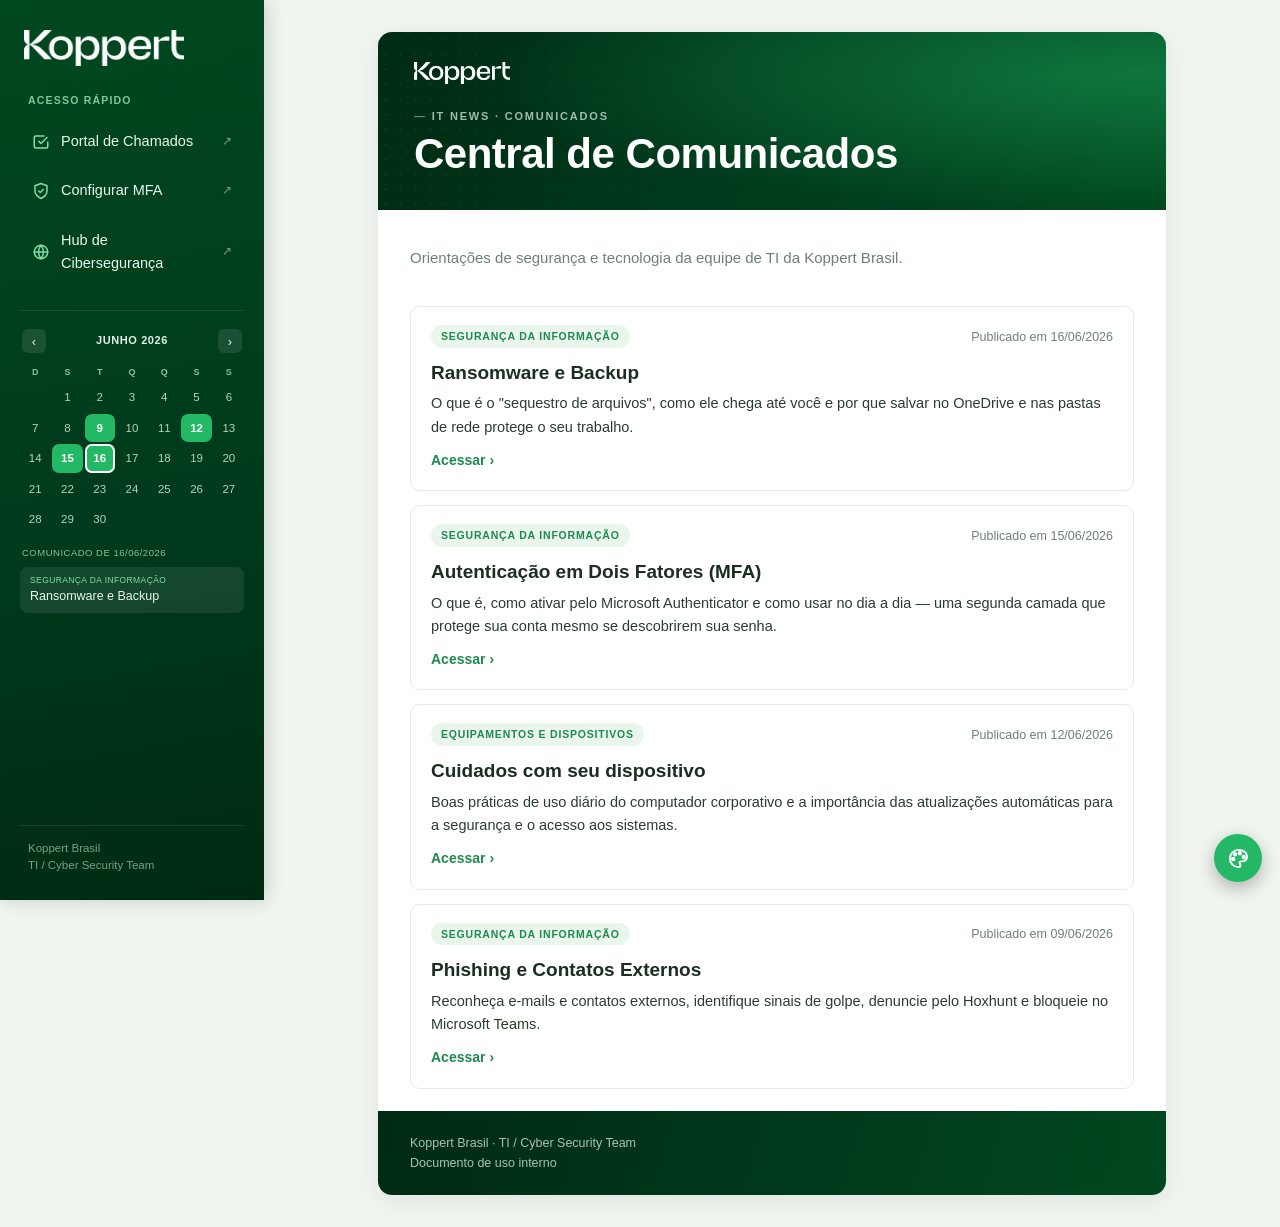
<file: index.html>
<!DOCTYPE html>
<html lang="pt-BR">
<head>
<meta charset="UTF-8">
<meta name="viewport" content="width=device-width, initial-scale=1.0">
<title>Central de Comunicados — TI / Cyber Security Team | Koppert Brasil</title>
<script>/* aplica tema salvo antes do render (evita flash) */(function(){try{var e=document.documentElement,t=localStorage.getItem('kbr-theme'),a=localStorage.getItem('kbr-accent');if(t)e.setAttribute('data-theme',t);else if(window.matchMedia&&matchMedia('(prefers-color-scheme:dark)').matches)e.setAttribute('data-theme','dark');if(a)e.setAttribute('data-accent',a);}catch(e){}})();</script>
<link rel="stylesheet" href="theme.css">
<style>
  :root{
    --verde:#22B865; --verde-esc:#1d8a4e; --verde-noite:#00391c;
    --tinta:#1b2e21; --texto:#2a3d2f; --fundo:#f1f5f0;
    --sidebar-w:264px;
  }
  *{box-sizing:border-box;}
  body{margin:0; background:var(--fundo); font-family:'Segoe UI',Arial,sans-serif; color:var(--texto); line-height:1.6;}

  /* ===== Menu lateral ===== */
  .sidebar{
    position:fixed; top:0; left:0; bottom:0; width:var(--sidebar-w);
    background:linear-gradient(170deg,var(--side-1),var(--side-2) 60%,var(--side-3));
    color:#dff0e4; padding:26px 20px; display:flex; flex-direction:column;
    box-shadow:2px 0 18px rgba(0,30,12,.18); z-index:10;
  }
  .sidebar .logo{display:block; width:160px; height:auto; margin:4px 4px 26px;}
  .nav-label{font-size:10.5px; font-weight:bold; letter-spacing:1.2px; text-transform:uppercase;
    color:#7fc79b; margin:0 8px 10px;}
  .nav{display:flex; flex-direction:column; gap:4px;}
  .nav a{display:flex; align-items:center; gap:11px; text-decoration:none; color:#eaf6ec;
    font-size:14.5px; padding:11px 12px; border-radius:9px; transition:background .15s, transform .15s;}
  .nav a:hover{background:rgba(255,255,255,.10); transform:translateX(2px);}
  .nav a svg{flex:0 0 18px; width:18px; height:18px; stroke:#7fdfa5; stroke-width:2; fill:none;
    stroke-linecap:round; stroke-linejoin:round;}
  .nav a .ext{margin-left:auto; opacity:.5; font-size:12px;}
  .side-foot{margin-top:auto; padding:14px 8px 0; font-size:11.5px; color:#6fa583; line-height:1.5;
    border-top:1px solid rgba(255,255,255,.10);}

  /* ===== Calendário ===== */
  .cal{margin-top:24px; padding-top:18px; border-top:1px solid rgba(255,255,255,.10);}
  .cal-head{display:flex; align-items:center; justify-content:space-between; margin:0 2px 10px;}
  .cal-title{font-size:11px; font-weight:bold; letter-spacing:.6px; text-transform:uppercase; color:#dff0e4;}
  .cal-nav{background:rgba(255,255,255,.10); border:none; color:#eaf6ec; width:24px; height:24px;
    border-radius:6px; cursor:pointer; font-size:13px; line-height:1; display:flex; align-items:center; justify-content:center;}
  .cal-nav:hover{background:rgba(255,255,255,.22);}
  .cal-grid{display:grid; grid-template-columns:repeat(7,1fr); gap:2px; text-align:center;}
  @keyframes calIn{from{opacity:0; transform:translateX(var(--cal-dx,0));} to{opacity:1; transform:translateX(0);}}
  .cal-grid.anim{animation:calIn .26s cubic-bezier(.22,.61,.36,1);}
  .cal-title{transition:opacity .2s ease;}
  .cal-title.fade{opacity:0;}
  @media (prefers-reduced-motion:reduce){
    .cal-grid.anim{animation:none;}
    .cal-title{transition:none;}
  }
  .cal-grid .dow{font-size:9px; color:#7fc79b; font-weight:bold; padding:2px 0;}
  .cal-grid .day{font-size:11.5px; color:#b3d4be; padding:5px 0; border-radius:7px;}
  .cal-grid .day.empty{color:transparent;}
  .cal-grid .day.has{background:var(--verde); color:#fff; font-weight:bold; cursor:pointer;}
  .cal-grid .day.has:hover{background:var(--accent-bright);}
  .cal-grid .day.sel{box-shadow:0 0 0 2px #fff inset;}
  .cal-panel{margin-top:12px;}
  .cal-panel .cp-date{font-size:9.5px; color:#7fc79b; text-transform:uppercase; letter-spacing:.5px; margin:0 2px 6px;}
  .cal-panel a{display:block; text-decoration:none; color:#eaf6ec; background:rgba(255,255,255,.08);
    border-radius:8px; padding:8px 10px; margin-bottom:6px; font-size:12.5px; line-height:1.35; transition:background .15s;}
  .cal-panel a:hover{background:rgba(255,255,255,.18);}
  .cal-panel a .cp-tag{display:block; font-size:8.5px; color:#7fdfa5; text-transform:uppercase; letter-spacing:.4px; margin-bottom:2px;}

  /* ===== Conteúdo ===== */
  .main{margin-left:var(--sidebar-w);}
  .wrap{max-width:820px; margin:0 auto; padding:32px 16px;}
  .card{background:var(--surface); border-radius:14px; overflow:hidden; box-shadow:var(--card-shadow);}
  .banner img{display:block; width:100%; height:auto;}
  .head{padding:28px 32px 6px;}
  .head h1{margin:0; font-size:28px; font-weight:300; color:var(--tinta); line-height:1.2;}
  .head p{margin:8px 0 0; font-size:15px; color:var(--text-soft);}
  .list{padding:16px 32px 8px;}
  .item{display:block; text-decoration:none; color:inherit; border:1px solid var(--linha); border-radius:10px;
    padding:18px 20px; margin:14px 0; transition:border-color .15s, box-shadow .15s, transform .15s;}
  .item:hover{border-color:var(--verde); box-shadow:var(--item-glow); transform:translateY(-1px);}
  .tag{display:inline-block; font-size:10.5px; font-weight:bold; letter-spacing:.8px; text-transform:uppercase;
    color:var(--verde-esc); background:var(--accent-soft); border-radius:20px; padding:3px 10px;}
  .item-top{display:flex; justify-content:space-between; align-items:center; flex-wrap:wrap; gap:8px; margin-bottom:2px;}
  .date{font-size:12.5px; color:var(--text-soft); white-space:nowrap;}
  .item h2{margin:10px 0 4px; font-size:19px; color:var(--tinta); font-weight:600;}
  .item p{margin:0 0 8px; font-size:14.5px; color:var(--texto);}
  .go{font-size:14px; font-weight:bold; color:var(--verde-esc);}
  .empty{font-size:13.5px; color:var(--text-soft); padding:4px 0 12px;}
  .footer{background:var(--footer-bg); padding:22px 32px; display:flex; justify-content:space-between; flex-wrap:wrap; gap:10px;}
  .footer div{font-size:12.5px; color:var(--footer-text);}
  .footer .r{text-align:right;}

  /* ===== Responsivo: menu vira barra no topo ===== */
  @media (max-width:860px){
    .sidebar{position:static; width:auto; flex-direction:column; padding:18px 16px;
      box-shadow:0 2px 14px rgba(0,30,12,.18);}
    .sidebar .logo{margin:0 0 14px; width:140px;}
    .nav{flex-direction:row; flex-wrap:wrap; gap:8px;}
    .nav a{padding:9px 12px; background:rgba(255,255,255,.08);}
    .nav a .ext{display:none;}
    .side-foot{display:none;}
    .cal{width:100%; max-width:300px; margin:16px auto 0;}
    .main{margin-left:0;}
  }
  @media (max-width:560px){
    .head,.list,.footer{padding-left:20px; padding-right:20px;}
    .head h1{font-size:23px;}
    .footer{flex-direction:column;} .footer .r{text-align:left;}
    .nav a{font-size:13.5px;}
  }
</style>
</head>
<body>

  <!-- ===== MENU LATERAL ===== -->
  <aside class="sidebar">
    <img class="logo" src="logo-koppert-white.png" alt="Koppert">
    <div class="nav-label">Acesso rápido</div>
    <nav class="nav">

      <a href="https://helpdesk.koppert.com/support/home" target="_blank" rel="noopener">
        <svg viewBox="0 0 24 24"><path d="M9 11l3 3 8-8"/><path d="M21 12v6a2 2 0 0 1-2 2H5a2 2 0 0 1-2-2V6a2 2 0 0 1 2-2h11"/></svg>
        <span>Portal de Chamados</span>
        <span class="ext">↗</span>
      </a>

      <a href="https://aka.ms/mfasetup" target="_blank" rel="noopener">
        <svg viewBox="0 0 24 24"><path d="M12 22s8-4 8-10V5l-8-3-8 3v7c0 6 8 10 8 10z"/><path d="M9 12l2 2 4-4"/></svg>
        <span>Configurar MFA</span>
        <span class="ext">↗</span>
      </a>

      <a href="https://azurekoppert.sharepoint.com/sites/MyServicesBR/SitePages/Hub-de-Ciber.aspx" target="_blank" rel="noopener">
        <svg viewBox="0 0 24 24"><circle cx="12" cy="12" r="9"/><path d="M3 12h18M12 3a14 14 0 0 0 0 18M12 3a14 14 0 0 1 0 18"/></svg>
        <span>Hub de Cibersegurança</span>
        <span class="ext">↗</span>
      </a>

    </nav>

    <div class="cal">
      <div class="cal-head">
        <button class="cal-nav" id="calPrev" aria-label="Mês anterior">&lsaquo;</button>
        <span class="cal-title" id="calTitle">—</span>
        <button class="cal-nav" id="calNext" aria-label="Próximo mês">&rsaquo;</button>
      </div>
      <div class="cal-grid" id="calGrid"></div>
      <div class="cal-panel" id="calPanel"></div>
    </div>

    <div class="side-foot">Koppert Brasil<br>TI / Cyber Security Team</div>
  </aside>

  <!-- ===== CONTEÚDO ===== -->
  <div class="main">
  <div class="wrap">
    <div class="card">

      <div class="banner">
        <div class="masthead">
          <img class="mh-logo" src="logo-koppert-white.png" alt="Koppert">
          <div class="mh-kicker">IT News · Comunicados</div>
          <h1 class="mh-title">Central de Comunicados</h1>
        </div>
      </div>

      <div class="head">
        <p>Orientações de segurança e tecnologia da equipe de TI da Koppert Brasil.</p>
      </div>

      <div class="list">

        <a class="item" href="./ransomware/">
          <div class="item-top">
            <span class="tag">Segurança da Informação</span>
            <span class="date">Publicado em 16/06/2026</span>
          </div>
          <h2>Ransomware e Backup</h2>
          <p>O que é o "sequestro de arquivos", como ele chega até você e por que salvar no OneDrive e nas pastas de rede protege o seu trabalho.</p>
          <span class="go">Acessar &rsaquo;</span>
        </a>

        <a class="item" href="./mfa/">
          <div class="item-top">
            <span class="tag">Segurança da Informação</span>
            <span class="date">Publicado em 15/06/2026</span>
          </div>
          <h2>Autenticação em Dois Fatores (MFA)</h2>
          <p>O que é, como ativar pelo Microsoft Authenticator e como usar no dia a dia — uma segunda camada que protege sua conta mesmo se descobrirem sua senha.</p>
          <span class="go">Acessar &rsaquo;</span>
        </a>

        <a class="item" href="./dispositivo/">
          <div class="item-top">
            <span class="tag">Equipamentos e Dispositivos</span>
            <span class="date">Publicado em 12/06/2026</span>
          </div>
          <h2>Cuidados com seu dispositivo</h2>
          <p>Boas práticas de uso diário do computador corporativo e a importância das atualizações automáticas para a segurança e o acesso aos sistemas.</p>
          <span class="go">Acessar &rsaquo;</span>
        </a>

        <a class="item" href="./phishing/">
          <div class="item-top">
            <span class="tag">Segurança da Informação</span>
            <span class="date">Publicado em 09/06/2026</span>
          </div>
          <h2>Phishing e Contatos Externos</h2>
          <p>Reconheça e-mails e contatos externos, identifique sinais de golpe, denuncie pelo Hoxhunt e bloqueie no Microsoft Teams.</p>
          <span class="go">Acessar &rsaquo;</span>
        </a>

      </div>

      <div class="footer">
        <div>Koppert Brasil · TI / Cyber Security Team<br>Documento de uso interno</div>
      </div>

    </div>
  </div>
  </div>

<script>
/* ===== Calendário de comunicados =====
   Para adicionar um comunicado novo ao calendário, inclua uma entrada aqui
   (mesma data/título/link do card correspondente acima). */
const COMUNICADOS = [
  {date:'2026-06-16', tag:'Segurança da Informação',     title:'Ransomware e Backup',                 url:'./ransomware/'},
  {date:'2026-06-15', tag:'Segurança da Informação',     title:'Autenticação em Dois Fatores (MFA)',  url:'./mfa/'},
  {date:'2026-06-12', tag:'Equipamentos e Dispositivos', title:'Cuidados com seu dispositivo',        url:'./dispositivo/'},
  {date:'2026-06-09', tag:'Segurança da Informação',     title:'Phishing e Contatos Externos',        url:'./phishing/'},
];

(function(){
  const MESES = ['Janeiro','Fevereiro','Março','Abril','Maio','Junho','Julho','Agosto','Setembro','Outubro','Novembro','Dezembro'];
  const DOW = ['D','S','T','Q','Q','S','S'];
  const pad = n => String(n).padStart(2,'0');

  const byDate = {};
  COMUNICADOS.forEach(c => { (byDate[c.date] = byDate[c.date] || []).push(c); });

  // Abre no mês do comunicado mais recente (garante destaques visíveis de cara)
  const datas = COMUNICADOS.map(c => c.date).sort();
  const recente = datas[datas.length - 1] || '2026-06-01';
  let [vy, vm] = recente.split('-').map(Number); vm -= 1; // mês 0-based
  let selected = recente;

  const grid  = document.getElementById('calGrid');
  const title = document.getElementById('calTitle');
  const panel = document.getElementById('calPanel');

  function showPanel(key){
    const itens = byDate[key] || [];
    if(!itens.length){ panel.innerHTML = ''; return; }
    const [y,m,d] = key.split('-');
    panel.innerHTML = '<div class="cp-date">Comunicado de '+d+'/'+m+'/'+y+'</div>' +
      itens.map(c => '<a href="'+c.url+'"><span class="cp-tag">'+c.tag+'</span>'+c.title+'</a>').join('');
  }

  function render(dir){
    dir = dir || 0;
    title.textContent = MESES[vm].toUpperCase() + ' ' + vy;
    let html = DOW.map(d => '<div class="dow">'+d+'</div>').join('');
    const first = new Date(vy, vm, 1).getDay();      // 0 = domingo
    const ndays = new Date(vy, vm+1, 0).getDate();
    for(let i=0;i<first;i++) html += '<div class="day empty"></div>';
    for(let d=1; d<=ndays; d++){
      const key = vy+'-'+pad(vm+1)+'-'+pad(d);
      const has = byDate[key];
      let cls = 'day';
      if(has) cls += ' has';
      if(key === selected) cls += ' sel';
      html += '<div class="'+cls+'"'+(has?' data-date="'+key+'"':'')+'>'+d+'</div>';
    }
    grid.innerHTML = html;
    grid.querySelectorAll('.day.has').forEach(el => {
      el.addEventListener('click', () => { selected = el.dataset.date; render(); showPanel(selected); });
    });
    // dispara a animação direcional (reinicia mesmo se a classe já estiver presente)
    grid.style.setProperty('--cal-dx', dir > 0 ? '14px' : dir < 0 ? '-14px' : '0px');
    grid.classList.remove('anim'); void grid.offsetWidth; grid.classList.add('anim');
  }

  function navega(dir){
    title.classList.add('fade');
    setTimeout(() => {
      vm += dir; if(vm<0){vm=11;vy--;} if(vm>11){vm=0;vy++;}
      render(dir);
      title.classList.remove('fade');
    }, 120);
  }
  document.getElementById('calPrev').addEventListener('click', () => navega(-1));
  document.getElementById('calNext').addEventListener('click', () => navega(1));

  render(0);
  showPanel(selected);
})();
</script>

<script src="theme.js" defer></script>
</body>
</html>
</file>
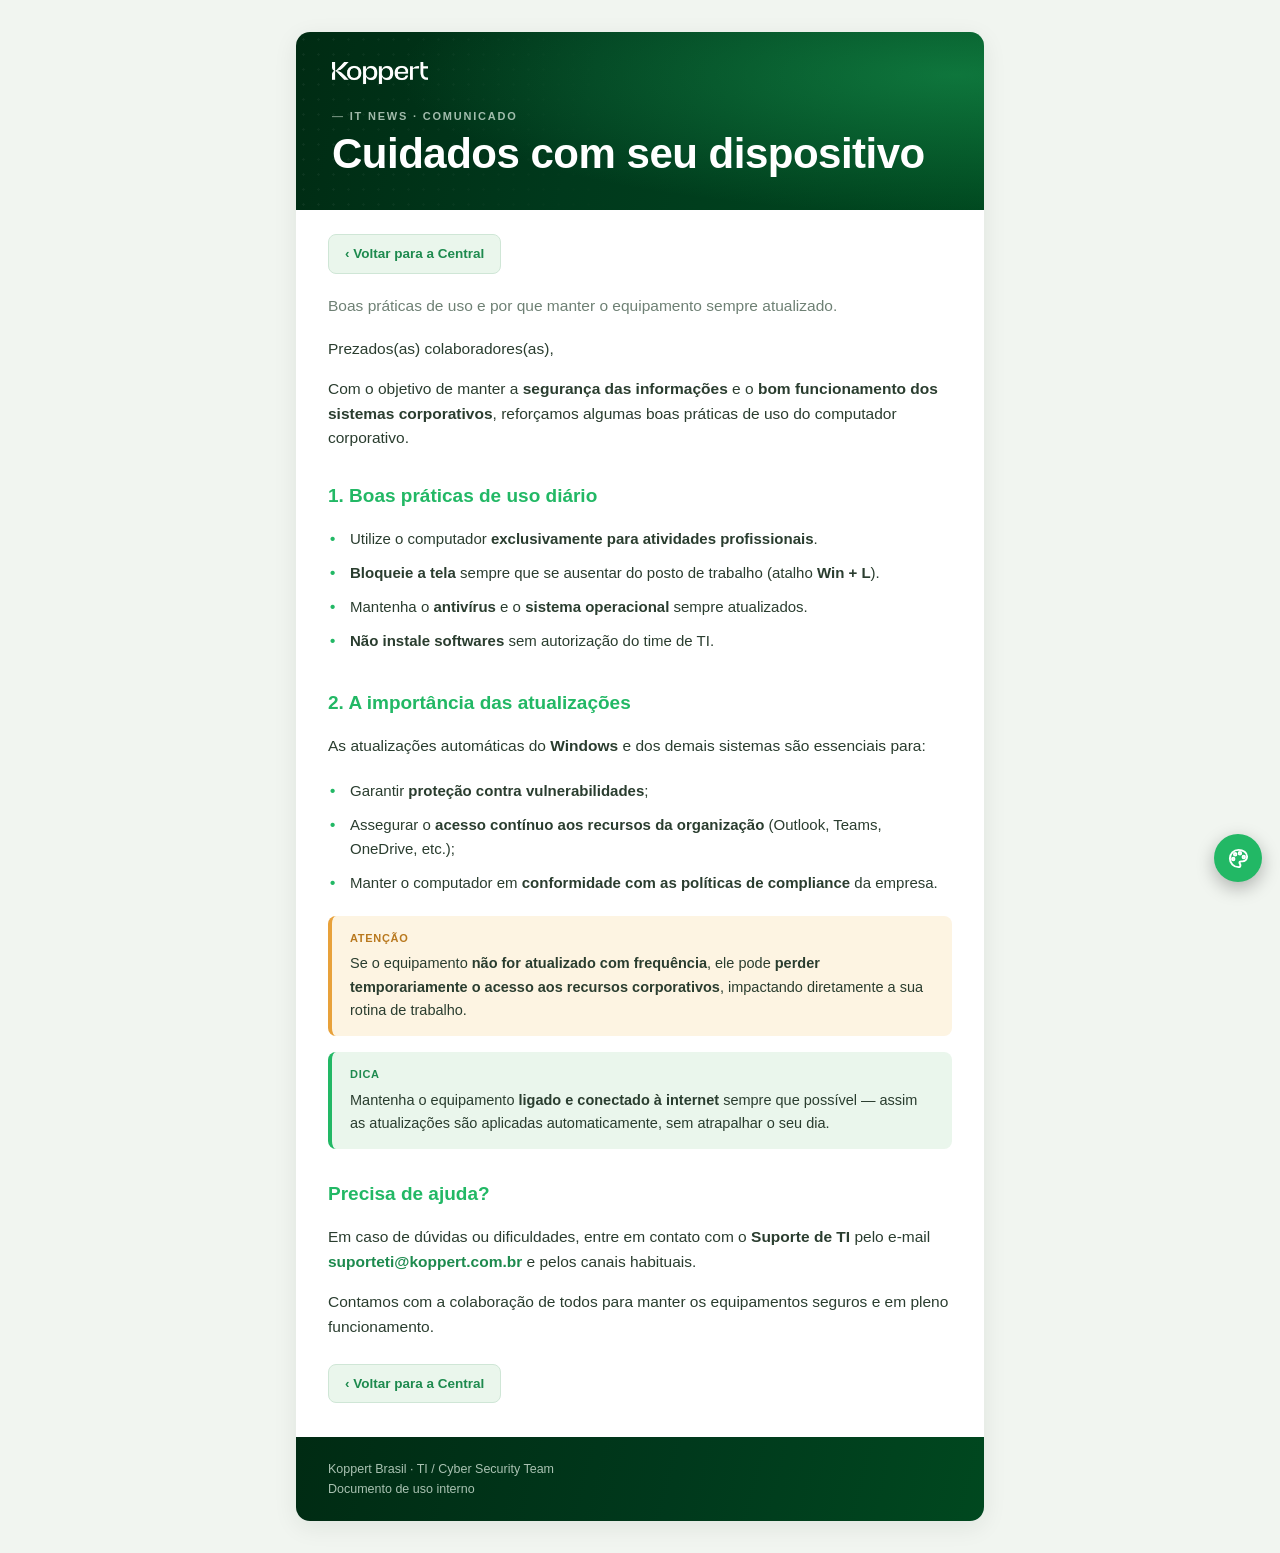
<file: dispositivo/index.html>
<!DOCTYPE html>
<html lang="pt-BR">
<head>
<meta charset="UTF-8">
<meta name="viewport" content="width=device-width, initial-scale=1.0">
<title>Comunicado de TI — Cuidados com seu Dispositivo | Koppert Brasil</title>
<script>/* aplica tema salvo antes do render (evita flash) */(function(){try{var e=document.documentElement,t=localStorage.getItem('kbr-theme'),a=localStorage.getItem('kbr-accent');if(t)e.setAttribute('data-theme',t);else if(window.matchMedia&&matchMedia('(prefers-color-scheme:dark)').matches)e.setAttribute('data-theme','dark');if(a)e.setAttribute('data-accent',a);}catch(e){}})();</script>
<link rel="stylesheet" href="../theme.css">
<style>
  :root{
    --verde:#22B865; --verde-esc:#1d8a4e; --verde-noite:#00391c;
    --tinta:#1b2e21; --texto:#2a3d2f; --fundo:#f1f5f0; --linha:#e3ece5;
  }
  *{box-sizing:border-box;}
  body{margin:0; background:var(--fundo); font-family:'Segoe UI',Arial,sans-serif; color:var(--texto); line-height:1.6;}
  .wrap{max-width:720px; margin:0 auto; padding:32px 16px;}
  .card{background:var(--surface); border-radius:14px; overflow:hidden; box-shadow:var(--card-shadow);}
  .banner img{display:block; width:100%; height:auto;}
  .doctitle{margin:30px 0 0; font-size:28px; font-weight:300; color:var(--tinta); line-height:1.2;}
  .docsub{margin:8px 0 0; font-size:15px; color:var(--text-soft);}
  .body{padding:24px 32px 8px;}
  .body p{font-size:15.5px;}
  h2{font-size:19px; color:var(--verde); margin:30px 0 10px;}
  ul{margin:8px 0; padding-left:0; list-style:none;}
  ul li{position:relative; padding:5px 0 5px 22px; font-size:15px;}
  ul li::before{content:"•"; position:absolute; left:2px; color:var(--verde); font-weight:bold;}
  a{color:var(--verde-esc); font-weight:bold; text-decoration:none;}
  a:hover{text-decoration:underline;}
  .backbtn{display:inline-block; padding:8px 16px; background:var(--accent-soft); color:var(--verde-esc); border:1px solid var(--accent-soft-bd); border-radius:8px; font-size:13.5px; font-weight:bold; text-decoration:none;}
  .backbtn:hover{background:var(--accent-soft-h); text-decoration:none;}
  .callout{border-radius:8px; padding:14px 18px; margin:16px 0; font-size:14.5px;}
  .callout .lbl{font-size:11px; font-weight:bold; letter-spacing:.7px; text-transform:uppercase; margin-bottom:5px;}
  .c-verde{background:var(--accent-soft); border-left:4px solid var(--verde);} .c-verde .lbl{color:var(--verde-esc);}
  .c-laranja{background:var(--co-orange-bg); border-left:4px solid #E8A13A;} .c-laranja .lbl{color:#b9791f;}
  .footer{background:var(--footer-bg); padding:22px 32px; display:flex; justify-content:space-between; flex-wrap:wrap; gap:10px;}
  .footer div{font-size:12.5px; color:var(--footer-text);}
  .footer .r{text-align:right;}
  @media (max-width:560px){
    .body,.footer{padding-left:20px; padding-right:20px;}
    .doctitle{font-size:23px;}
    .footer{flex-direction:column;} .footer .r{text-align:left;}
  }
</style>
</head>
<body>
<div class="wrap">
  <div class="card">

    <div class="banner">
      <div class="masthead">
        <img class="mh-logo" src="../logo-koppert-white.png" alt="Koppert">
        <div class="mh-kicker">IT News · Comunicado</div>
        <h1 class="mh-title">Cuidados com seu dispositivo</h1>
      </div>
    </div>

    <div class="body">
      <a class="backbtn" href="../">&lsaquo; Voltar para a Central</a>
      <p class="docsub" style="margin-top:20px;">Boas práticas de uso e por que manter o equipamento sempre atualizado.</p>
      <p style="margin-top:18px;">Prezados(as) colaboradores(as),</p>
      <p>Com o objetivo de manter a <strong>segurança das informações</strong> e o <strong>bom funcionamento dos sistemas corporativos</strong>, reforçamos algumas boas práticas de uso do computador corporativo.</p>

      <h2>1. Boas práticas de uso diário</h2>
      <ul>
        <li>Utilize o computador <strong>exclusivamente para atividades profissionais</strong>.</li>
        <li><strong>Bloqueie a tela</strong> sempre que se ausentar do posto de trabalho (atalho <strong>Win + L</strong>).</li>
        <li>Mantenha o <strong>antivírus</strong> e o <strong>sistema operacional</strong> sempre atualizados.</li>
        <li><strong>Não instale softwares</strong> sem autorização do time de TI.</li>
      </ul>

      <h2>2. A importância das atualizações</h2>
      <p>As atualizações automáticas do <strong>Windows</strong> e dos demais sistemas são essenciais para:</p>
      <ul>
        <li>Garantir <strong>proteção contra vulnerabilidades</strong>;</li>
        <li>Assegurar o <strong>acesso contínuo aos recursos da organização</strong> (Outlook, Teams, OneDrive, etc.);</li>
        <li>Manter o computador em <strong>conformidade com as políticas de compliance</strong> da empresa.</li>
      </ul>

      <div class="callout c-laranja">
        <div class="lbl">Atenção</div>
        Se o equipamento <strong>não for atualizado com frequência</strong>, ele pode <strong>perder temporariamente o acesso aos recursos corporativos</strong>, impactando diretamente a sua rotina de trabalho.
      </div>

      <div class="callout c-verde">
        <div class="lbl">Dica</div>
        Mantenha o equipamento <strong>ligado e conectado à internet</strong> sempre que possível — assim as atualizações são aplicadas automaticamente, sem atrapalhar o seu dia.
      </div>

      <h2>Precisa de ajuda?</h2>
      <p>Em caso de dúvidas ou dificuldades, entre em contato com o <strong>Suporte de TI</strong> pelo e-mail <a href="mailto:suporteti@koppert.com.br">suporteti@koppert.com.br</a> e pelos canais habituais.</p>
      <p style="margin-bottom:24px;">Contamos com a colaboração de todos para manter os equipamentos seguros e em pleno funcionamento.</p>
      <p style="margin:8px 0 26px;"><a class="backbtn" href="../">&lsaquo; Voltar para a Central</a></p>
    </div>

    <div class="footer">
      <div>Koppert Brasil · TI / Cyber Security Team<br>Documento de uso interno</div>
    </div>

  </div>
</div>
<script src="../theme.js" defer></script>
</body>
</html>
</file>
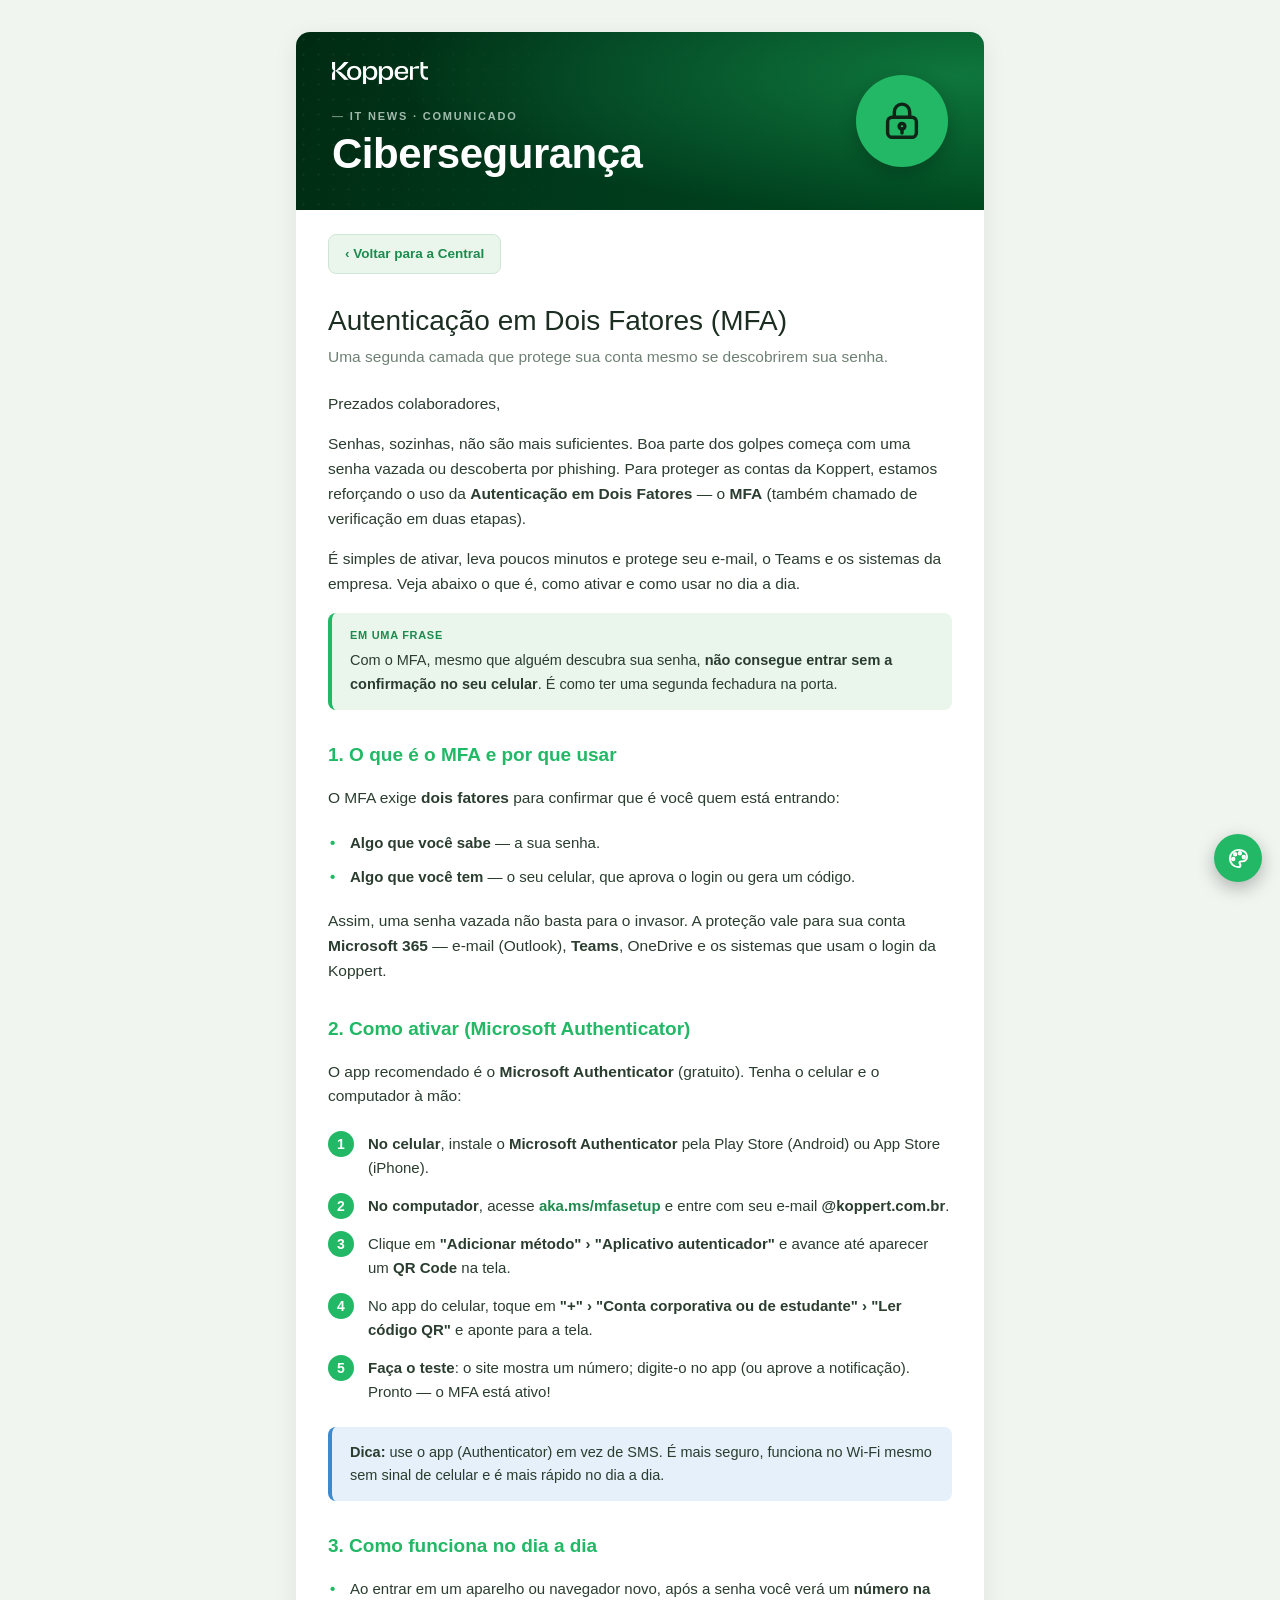
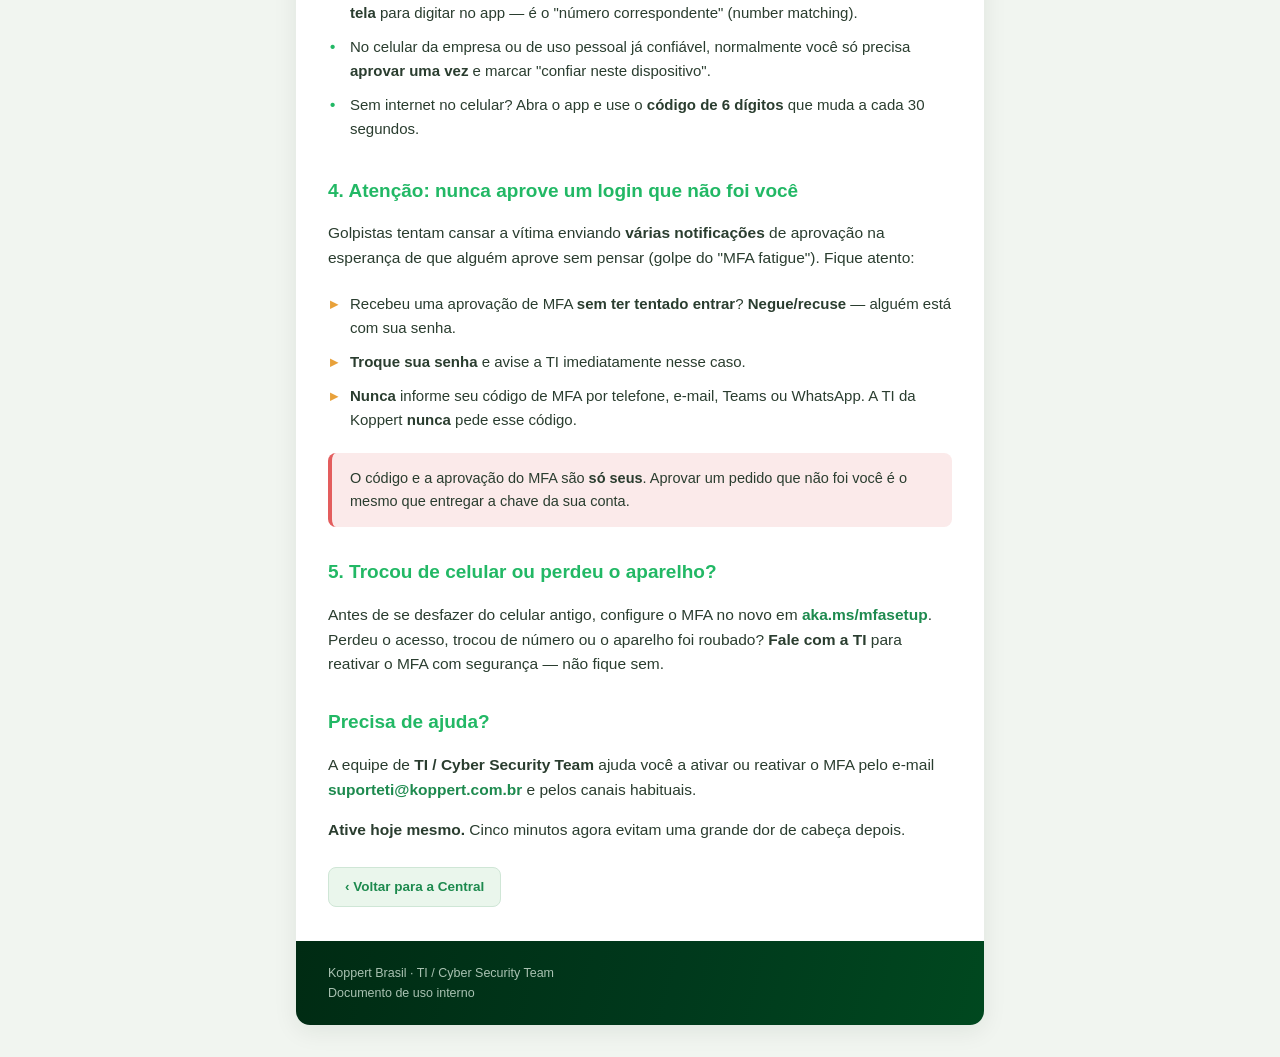
<file: mfa/index.html>
<!DOCTYPE html>
<html lang="pt-BR">
<head>
<meta charset="UTF-8">
<meta name="viewport" content="width=device-width, initial-scale=1.0">
<title>Comunicado de TI — Autenticação em Dois Fatores (MFA) | Koppert Brasil</title>
<script>/* aplica tema salvo antes do render (evita flash) */(function(){try{var e=document.documentElement,t=localStorage.getItem('kbr-theme'),a=localStorage.getItem('kbr-accent');if(t)e.setAttribute('data-theme',t);else if(window.matchMedia&&matchMedia('(prefers-color-scheme:dark)').matches)e.setAttribute('data-theme','dark');if(a)e.setAttribute('data-accent',a);}catch(e){}})();</script>
<link rel="stylesheet" href="../theme.css">
<style>
  :root{
    --verde:#22B865; --verde-esc:#1d8a4e; --verde-noite:#00391c;
    --tinta:#1b2e21; --texto:#2a3d2f; --fundo:#f1f5f0; --linha:#e3ece5;
  }
  *{box-sizing:border-box;}
  body{margin:0; background:var(--fundo); font-family:'Segoe UI',Arial,sans-serif; color:var(--texto); line-height:1.6;}
  .wrap{max-width:720px; margin:0 auto; padding:32px 16px;}
  .card{background:var(--surface); border-radius:14px; overflow:hidden; box-shadow:var(--card-shadow);}
  .banner img{display:block; width:100%; height:auto;}
  .doctitle{margin:30px 0 0; font-size:28px; font-weight:300; color:var(--tinta); line-height:1.2;}
  .docsub{margin:8px 0 0; font-size:15px; color:var(--text-soft);}
  .body{padding:24px 32px 8px;}
  .body p{font-size:15.5px;}
  h2{font-size:19px; color:var(--verde); margin:30px 0 10px;}
  ul{margin:8px 0; padding-left:0; list-style:none;}
  ul li{position:relative; padding:5px 0 5px 22px; font-size:15px;}
  ul li::before{content:"•"; position:absolute; left:2px; color:var(--verde); font-weight:bold;}
  ul.alert li::before{content:"▸"; color:#E8A13A;}
  ol.steps{margin:10px 0; padding:0; counter-reset:s; list-style:none;}
  ol.steps li{position:relative; padding:7px 0 7px 40px; font-size:15px; min-height:30px;}
  ol.steps li::before{counter-increment:s; content:counter(s); position:absolute; left:0; top:6px;
    width:26px; height:26px; background:var(--verde); color:#fff; font-weight:bold; font-size:14px;
    text-align:center; line-height:26px; border-radius:50%;}
  a{color:var(--verde-esc); font-weight:bold; text-decoration:none;}
  a:hover{text-decoration:underline;}
  .backbtn{display:inline-block; padding:8px 16px; background:var(--accent-soft); color:var(--verde-esc); border:1px solid var(--accent-soft-bd); border-radius:8px; font-size:13.5px; font-weight:bold; text-decoration:none;}
  .backbtn:hover{background:var(--accent-soft-h); text-decoration:none;}
  .callout{border-radius:8px; padding:14px 18px; margin:16px 0; font-size:14.5px;}
  .callout .lbl{font-size:11px; font-weight:bold; letter-spacing:.7px; text-transform:uppercase; margin-bottom:5px;}
  .c-verde{background:var(--accent-soft); border-left:4px solid var(--verde);} .c-verde .lbl{color:var(--verde-esc);}
  .c-azul{background:var(--co-blue-bg); border-left:4px solid #3B8ACF;}
  .c-laranja{background:var(--co-orange-bg); border-left:4px solid #E8A13A;}
  .c-vermelho{background:var(--co-red-bg); border-left:4px solid #e35d5d;}
  .footer{background:var(--footer-bg); padding:22px 32px; display:flex; justify-content:space-between; flex-wrap:wrap; gap:10px;}
  .footer div{font-size:12.5px; color:var(--footer-text);}
  .footer .r{text-align:right;}
  @media (max-width:560px){
    .body,.footer{padding-left:20px; padding-right:20px;}
    .doctitle{font-size:23px;}
    .footer{flex-direction:column;} .footer .r{text-align:left;}
  }
</style>
</head>
<body>
<div class="wrap">
  <div class="card">

    <div class="banner">
      <div class="masthead has-icon">
        <img class="mh-logo" src="../logo-koppert-white.png" alt="Koppert">
        <div class="mh-kicker">IT News · Comunicado</div>
        <div class="mh-title">Cibersegurança</div>
        <div class="mh-icon" aria-hidden="true">
          <svg viewBox="0 0 24 24"><rect x="4.5" y="10" width="15" height="10.5" rx="2.4"/><path d="M8 10V7.2a4 4 0 0 1 8 0V10"/><circle cx="12" cy="14.8" r="1.5"/><path d="M12 16.1v2.2"/></svg>
        </div>
      </div>
    </div>

    <div class="body">
      <a class="backbtn" href="../">&lsaquo; Voltar para a Central</a>
      <h1 class="doctitle">Autenticação em Dois Fatores (MFA)</h1>
      <p class="docsub">Uma segunda camada que protege sua conta mesmo se descobrirem sua senha.</p>
      <p style="margin-top:22px;">Prezados colaboradores,</p>
      <p>Senhas, sozinhas, não são mais suficientes. Boa parte dos golpes começa com uma senha vazada ou descoberta por phishing. Para proteger as contas da Koppert, estamos reforçando o uso da <strong>Autenticação em Dois Fatores</strong> — o <strong>MFA</strong> (também chamado de verificação em duas etapas).</p>
      <p>É simples de ativar, leva poucos minutos e protege seu e-mail, o Teams e os sistemas da empresa. Veja abaixo o que é, como ativar e como usar no dia a dia.</p>

      <div class="callout c-verde">
        <div class="lbl">Em uma frase</div>
        Com o MFA, mesmo que alguém descubra sua senha, <strong>não consegue entrar sem a confirmação no seu celular</strong>. É como ter uma segunda fechadura na porta.
      </div>

      <h2>1. O que é o MFA e por que usar</h2>
      <p>O MFA exige <strong>dois fatores</strong> para confirmar que é você quem está entrando:</p>
      <ul>
        <li><strong>Algo que você sabe</strong> — a sua senha.</li>
        <li><strong>Algo que você tem</strong> — o seu celular, que aprova o login ou gera um código.</li>
      </ul>
      <p>Assim, uma senha vazada não basta para o invasor. A proteção vale para sua conta <strong>Microsoft 365</strong> — e-mail (Outlook), <strong>Teams</strong>, OneDrive e os sistemas que usam o login da Koppert.</p>

      <h2>2. Como ativar (Microsoft Authenticator)</h2>
      <p>O app recomendado é o <strong>Microsoft Authenticator</strong> (gratuito). Tenha o celular e o computador à mão:</p>
      <ol class="steps">
        <li><strong>No celular</strong>, instale o <strong>Microsoft Authenticator</strong> pela Play Store (Android) ou App Store (iPhone).</li>
        <li><strong>No computador</strong>, acesse <a href="https://aka.ms/mfasetup">aka.ms/mfasetup</a> e entre com seu e-mail <strong>@koppert.com.br</strong>.</li>
        <li>Clique em <strong>"Adicionar método" › "Aplicativo autenticador"</strong> e avance até aparecer um <strong>QR Code</strong> na tela.</li>
        <li>No app do celular, toque em <strong>"+" › "Conta corporativa ou de estudante" › "Ler código QR"</strong> e aponte para a tela.</li>
        <li><strong>Faça o teste</strong>: o site mostra um número; digite-o no app (ou aprove a notificação). Pronto — o MFA está ativo!</li>
      </ol>
      <div class="callout c-azul">
        <strong>Dica:</strong> use o app (Authenticator) em vez de SMS. É mais seguro, funciona no Wi-Fi mesmo sem sinal de celular e é mais rápido no dia a dia.
      </div>

      <h2>3. Como funciona no dia a dia</h2>
      <ul>
        <li>Ao entrar em um aparelho ou navegador novo, após a senha você verá um <strong>número na tela</strong> para digitar no app — é o "número correspondente" (number matching).</li>
        <li>No celular da empresa ou de uso pessoal já confiável, normalmente você só precisa <strong>aprovar uma vez</strong> e marcar "confiar neste dispositivo".</li>
        <li>Sem internet no celular? Abra o app e use o <strong>código de 6 dígitos</strong> que muda a cada 30 segundos.</li>
      </ul>

      <h2>4. Atenção: nunca aprove um login que não foi você</h2>
      <p>Golpistas tentam cansar a vítima enviando <strong>várias notificações</strong> de aprovação na esperança de que alguém aprove sem pensar (golpe do "MFA fatigue"). Fique atento:</p>
      <ul class="alert">
        <li>Recebeu uma aprovação de MFA <strong>sem ter tentado entrar</strong>? <strong>Negue/recuse</strong> — alguém está com sua senha.</li>
        <li><strong>Troque sua senha</strong> e avise a TI imediatamente nesse caso.</li>
        <li><strong>Nunca</strong> informe seu código de MFA por telefone, e-mail, Teams ou WhatsApp. A TI da Koppert <strong>nunca</strong> pede esse código.</li>
      </ul>
      <div class="callout c-vermelho">
        O código e a aprovação do MFA são <strong>só seus</strong>. Aprovar um pedido que não foi você é o mesmo que entregar a chave da sua conta.
      </div>

      <h2>5. Trocou de celular ou perdeu o aparelho?</h2>
      <p>Antes de se desfazer do celular antigo, configure o MFA no novo em <a href="https://aka.ms/mfasetup">aka.ms/mfasetup</a>. Perdeu o acesso, trocou de número ou o aparelho foi roubado? <strong>Fale com a TI</strong> para reativar o MFA com segurança — não fique sem.</p>

      <h2>Precisa de ajuda?</h2>
      <p>A equipe de <strong>TI / Cyber Security Team</strong> ajuda você a ativar ou reativar o MFA pelo e-mail <a href="mailto:suporteti@koppert.com.br">suporteti@koppert.com.br</a> e pelos canais habituais.</p>
      <p style="margin-bottom:24px;"><strong>Ative hoje mesmo.</strong> Cinco minutos agora evitam uma grande dor de cabeça depois.</p>
      <p style="margin:8px 0 26px;"><a class="backbtn" href="../">&lsaquo; Voltar para a Central</a></p>
    </div>

    <div class="footer">
      <div>Koppert Brasil · TI / Cyber Security Team<br>Documento de uso interno</div>
    </div>

  </div>
</div>
<script src="../theme.js" defer></script>
</body>
</html>
</file>
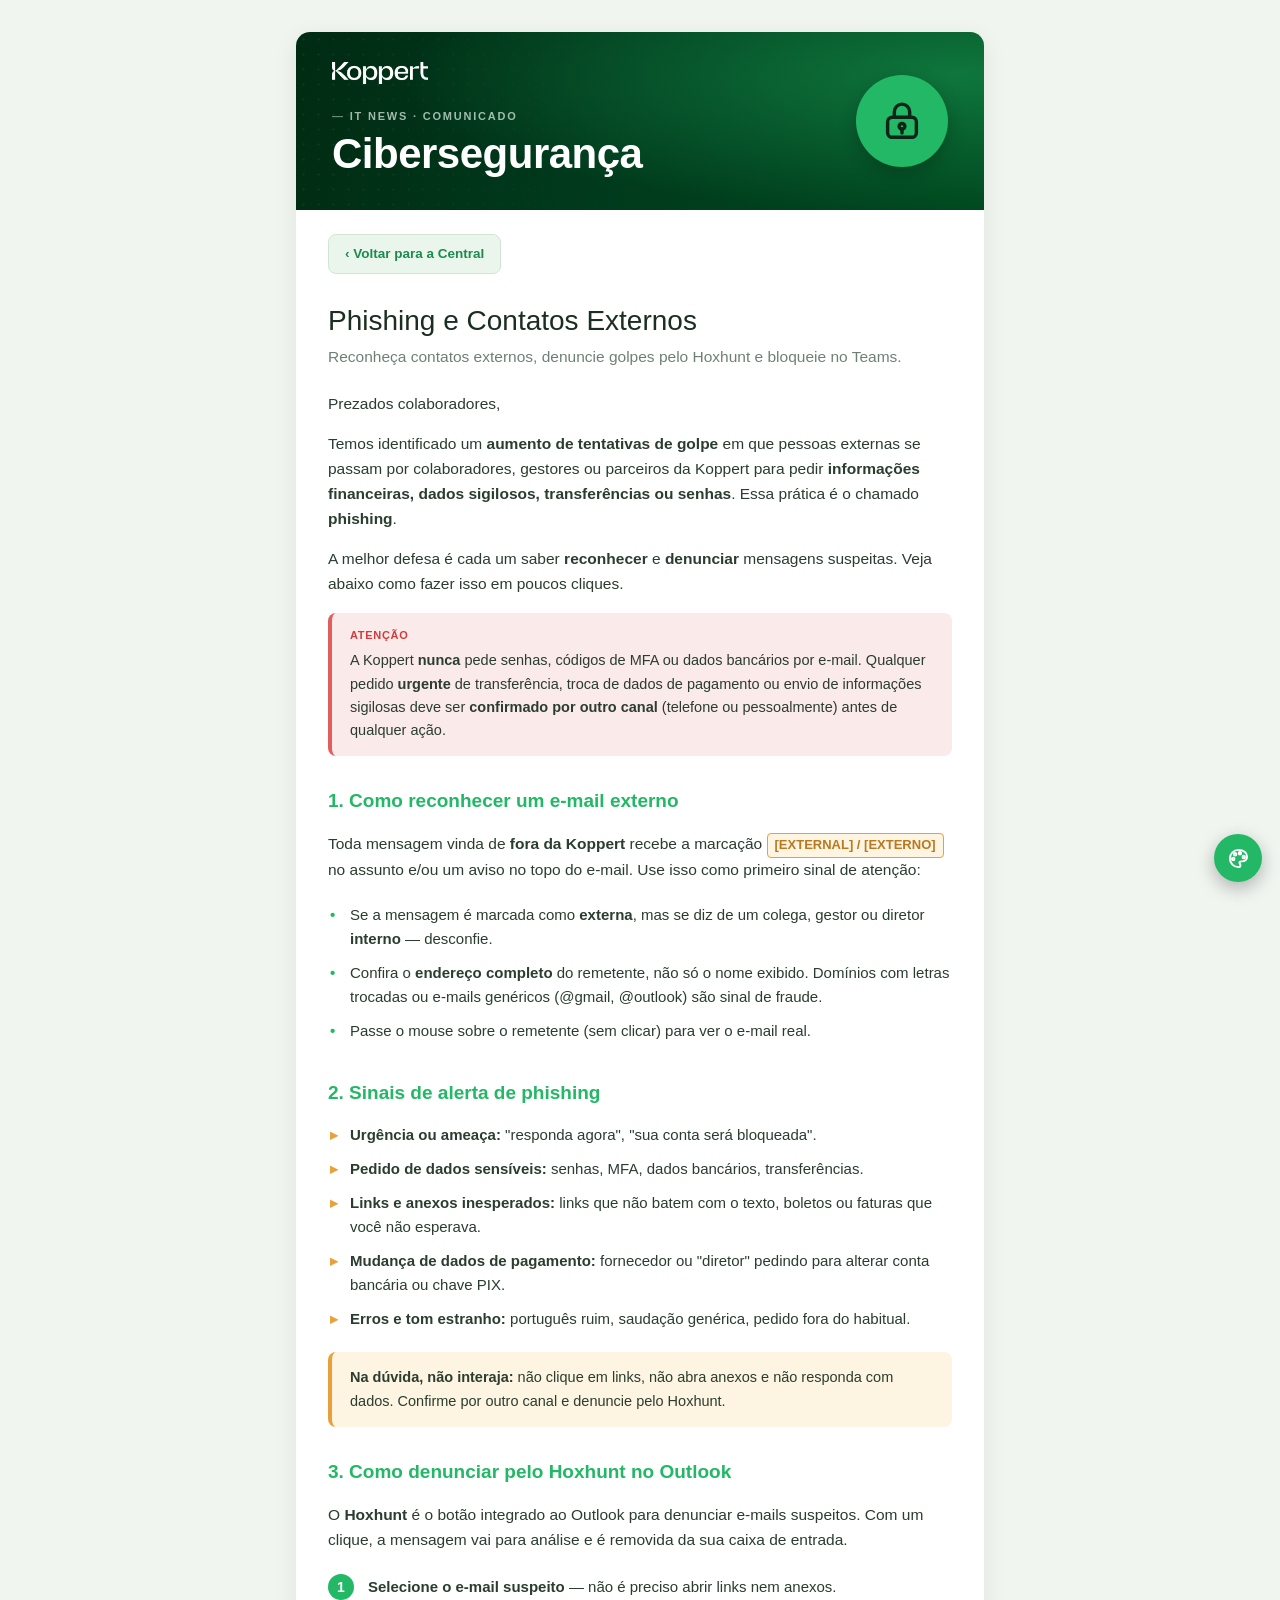
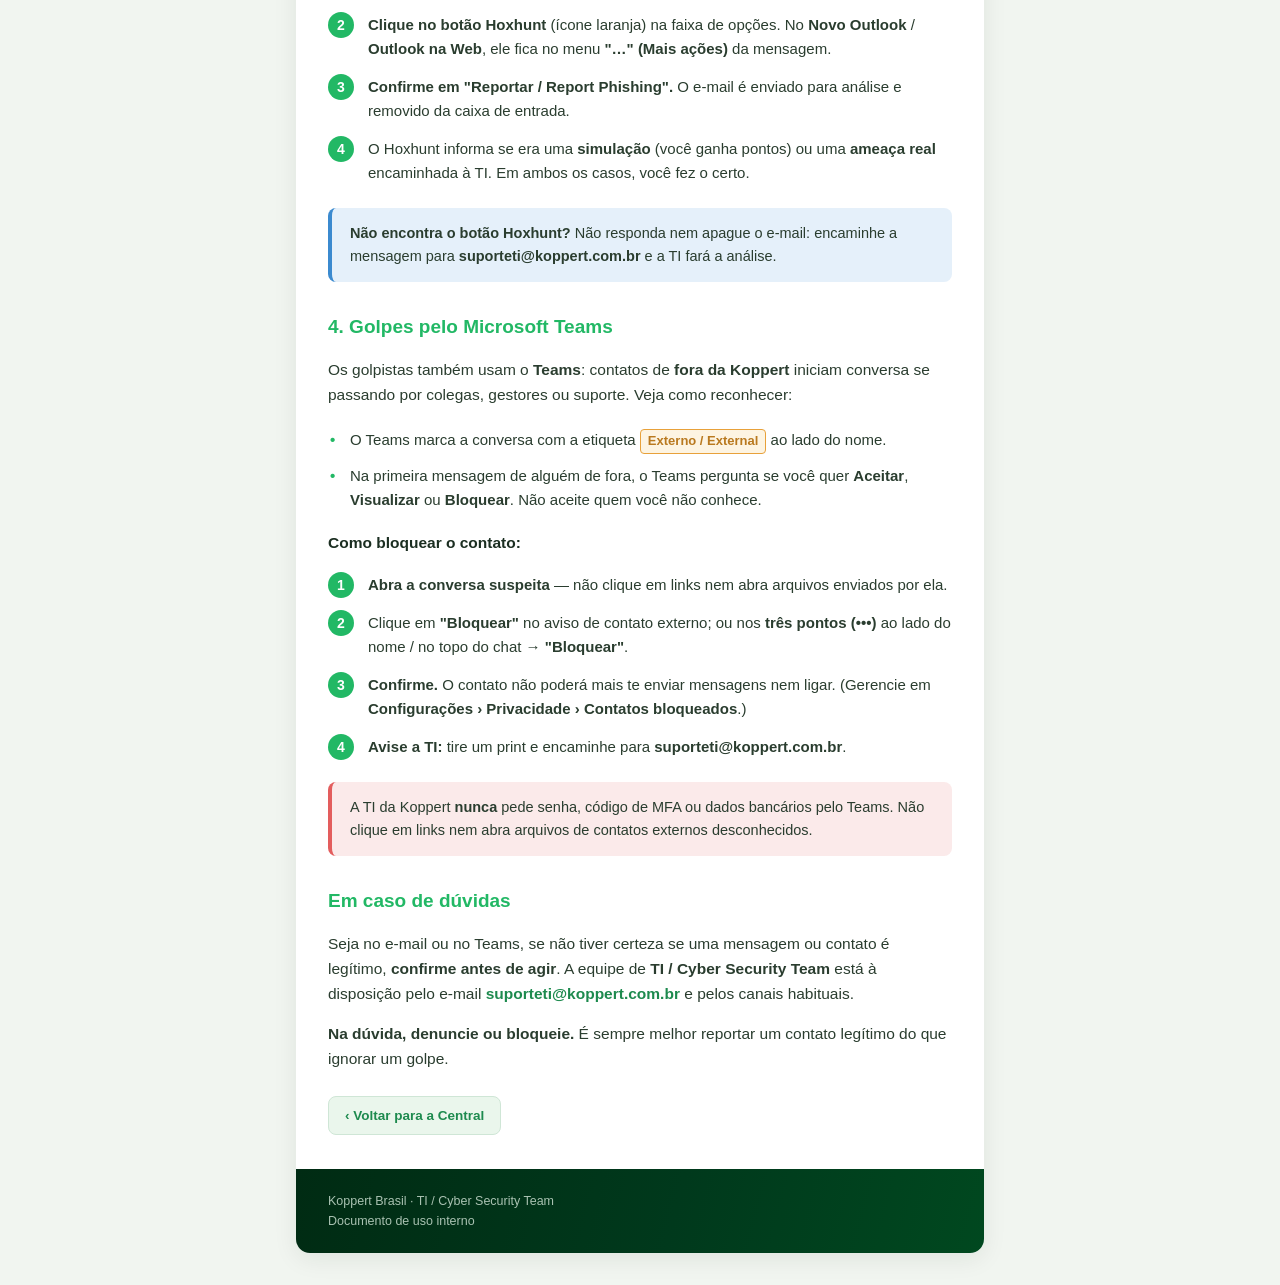
<file: phishing/index.html>
<!DOCTYPE html>
<html lang="pt-BR">
<head>
<meta charset="UTF-8">
<meta name="viewport" content="width=device-width, initial-scale=1.0">
<title>Comunicado de TI — Phishing e Contatos Externos | Koppert Brasil</title>
<script>/* aplica tema salvo antes do render (evita flash) */(function(){try{var e=document.documentElement,t=localStorage.getItem('kbr-theme'),a=localStorage.getItem('kbr-accent');if(t)e.setAttribute('data-theme',t);else if(window.matchMedia&&matchMedia('(prefers-color-scheme:dark)').matches)e.setAttribute('data-theme','dark');if(a)e.setAttribute('data-accent',a);}catch(e){}})();</script>
<link rel="stylesheet" href="../theme.css">
<style>
  :root{
    --verde:#22B865; --verde-esc:#1d8a4e; --verde-noite:#00391c;
    --tinta:#1b2e21; --texto:#2a3d2f; --fundo:#f1f5f0; --linha:#e3ece5;
  }
  *{box-sizing:border-box;}
  body{margin:0; background:var(--fundo); font-family:'Segoe UI',Arial,sans-serif; color:var(--texto); line-height:1.6;}
  .wrap{max-width:720px; margin:0 auto; padding:32px 16px;}
  .card{background:var(--surface); border-radius:14px; overflow:hidden; box-shadow:var(--card-shadow);}
  .banner img{display:block; width:100%; height:auto;}
  .doctitle{margin:30px 0 0; font-size:28px; font-weight:300; color:var(--tinta); line-height:1.2;}
  .docsub{margin:8px 0 0; font-size:15px; color:var(--text-soft);}
  .body{padding:24px 32px 8px;}
  .body p{font-size:15.5px;}
  h2{font-size:19px; color:var(--verde); margin:30px 0 10px;}
  ul{margin:8px 0; padding-left:0; list-style:none;}
  ul li{position:relative; padding:5px 0 5px 22px; font-size:15px;}
  ul li::before{content:"•"; position:absolute; left:2px; color:var(--verde); font-weight:bold;}
  ul.alert li::before{content:"▸"; color:#E8A13A;}
  ol.steps{margin:10px 0; padding:0; counter-reset:s; list-style:none;}
  ol.steps li{position:relative; padding:7px 0 7px 40px; font-size:15px; min-height:30px;}
  ol.steps li::before{counter-increment:s; content:counter(s); position:absolute; left:0; top:6px;
    width:26px; height:26px; background:var(--verde); color:#fff; font-weight:bold; font-size:14px;
    text-align:center; line-height:26px; border-radius:50%;}
  a{color:var(--verde-esc); font-weight:bold; text-decoration:none;}
  a:hover{text-decoration:underline;}
  .backbtn{display:inline-block; padding:8px 16px; background:var(--accent-soft); color:var(--verde-esc); border:1px solid var(--accent-soft-bd); border-radius:8px; font-size:13.5px; font-weight:bold; text-decoration:none;}
  .backbtn:hover{background:var(--accent-soft-h); text-decoration:none;}
  .badge{display:inline-block; padding:1px 7px; background:#FDF4E2; color:#b9791f; border:1px solid #E8A13A; border-radius:4px; font-weight:bold; font-size:13px;}
  .callout{border-radius:8px; padding:14px 18px; margin:16px 0; font-size:14.5px;}
  .callout .lbl{font-size:11px; font-weight:bold; letter-spacing:.7px; text-transform:uppercase; margin-bottom:5px;}
  .c-verde{background:var(--accent-soft); border-left:4px solid var(--verde);} .c-verde .lbl{color:var(--verde-esc);}
  .c-azul{background:var(--co-blue-bg); border-left:4px solid #3B8ACF;}
  .c-laranja{background:var(--co-orange-bg); border-left:4px solid #E8A13A;}
  .c-vermelho{background:var(--co-red-bg); border-left:4px solid #e35d5d;} .c-vermelho .lbl{color:#d23b3b;}
  .subhead{font-weight:bold; color:var(--tinta); margin:14px 0 2px;}
  .footer{background:var(--footer-bg); padding:22px 32px; display:flex; justify-content:space-between; flex-wrap:wrap; gap:10px;}
  .footer div{font-size:12.5px; color:var(--footer-text);}
  .footer .r{text-align:right;}
  @media (max-width:560px){
    .body,.footer{padding-left:20px; padding-right:20px;}
    .doctitle{font-size:23px;}
    .footer{flex-direction:column;} .footer .r{text-align:left;}
  }
</style>
</head>
<body>
<div class="wrap">
  <div class="card">

    <div class="banner">
      <div class="masthead has-icon">
        <img class="mh-logo" src="../logo-koppert-white.png" alt="Koppert">
        <div class="mh-kicker">IT News · Comunicado</div>
        <div class="mh-title">Cibersegurança</div>
        <div class="mh-icon" aria-hidden="true">
          <svg viewBox="0 0 24 24"><rect x="4.5" y="10" width="15" height="10.5" rx="2.4"/><path d="M8 10V7.2a4 4 0 0 1 8 0V10"/><circle cx="12" cy="14.8" r="1.5"/><path d="M12 16.1v2.2"/></svg>
        </div>
      </div>
    </div>

    <div class="body">
      <a class="backbtn" href="../">&lsaquo; Voltar para a Central</a>
      <h1 class="doctitle">Phishing e Contatos Externos</h1>
      <p class="docsub">Reconheça contatos externos, denuncie golpes pelo Hoxhunt e bloqueie no Teams.</p>
      <p style="margin-top:22px;">Prezados colaboradores,</p>
      <p>Temos identificado um <strong>aumento de tentativas de golpe</strong> em que pessoas externas se passam por colaboradores, gestores ou parceiros da Koppert para pedir <strong>informações financeiras, dados sigilosos, transferências ou senhas</strong>. Essa prática é o chamado <strong>phishing</strong>.</p>
      <p>A melhor defesa é cada um saber <strong>reconhecer</strong> e <strong>denunciar</strong> mensagens suspeitas. Veja abaixo como fazer isso em poucos cliques.</p>

      <div class="callout c-vermelho">
        <div class="lbl">Atenção</div>
        A Koppert <strong>nunca</strong> pede senhas, códigos de MFA ou dados bancários por e-mail. Qualquer pedido <strong>urgente</strong> de transferência, troca de dados de pagamento ou envio de informações sigilosas deve ser <strong>confirmado por outro canal</strong> (telefone ou pessoalmente) antes de qualquer ação.
      </div>

      <h2>1. Como reconhecer um e-mail externo</h2>
      <p>Toda mensagem vinda de <strong>fora da Koppert</strong> recebe a marcação <span class="badge">[EXTERNAL] / [EXTERNO]</span> no assunto e/ou um aviso no topo do e-mail. Use isso como primeiro sinal de atenção:</p>
      <ul>
        <li>Se a mensagem é marcada como <strong>externa</strong>, mas se diz de um colega, gestor ou diretor <strong>interno</strong> — desconfie.</li>
        <li>Confira o <strong>endereço completo</strong> do remetente, não só o nome exibido. Domínios com letras trocadas ou e-mails genéricos (@gmail, @outlook) são sinal de fraude.</li>
        <li>Passe o mouse sobre o remetente (sem clicar) para ver o e-mail real.</li>
      </ul>

      <h2>2. Sinais de alerta de phishing</h2>
      <ul class="alert">
        <li><strong>Urgência ou ameaça:</strong> "responda agora", "sua conta será bloqueada".</li>
        <li><strong>Pedido de dados sensíveis:</strong> senhas, MFA, dados bancários, transferências.</li>
        <li><strong>Links e anexos inesperados:</strong> links que não batem com o texto, boletos ou faturas que você não esperava.</li>
        <li><strong>Mudança de dados de pagamento:</strong> fornecedor ou "diretor" pedindo para alterar conta bancária ou chave PIX.</li>
        <li><strong>Erros e tom estranho:</strong> português ruim, saudação genérica, pedido fora do habitual.</li>
      </ul>
      <div class="callout c-laranja">
        <strong>Na dúvida, não interaja:</strong> não clique em links, não abra anexos e não responda com dados. Confirme por outro canal e denuncie pelo Hoxhunt.
      </div>

      <h2>3. Como denunciar pelo Hoxhunt no Outlook</h2>
      <p>O <strong>Hoxhunt</strong> é o botão integrado ao Outlook para denunciar e-mails suspeitos. Com um clique, a mensagem vai para análise e é removida da sua caixa de entrada.</p>
      <ol class="steps">
        <li><strong>Selecione o e-mail suspeito</strong> — não é preciso abrir links nem anexos.</li>
        <li><strong>Clique no botão Hoxhunt</strong> (ícone laranja) na faixa de opções. No <strong>Novo Outlook</strong> / <strong>Outlook na Web</strong>, ele fica no menu <strong>"…" (Mais ações)</strong> da mensagem.</li>
        <li><strong>Confirme em "Reportar / Report Phishing".</strong> O e-mail é enviado para análise e removido da caixa de entrada.</li>
        <li>O Hoxhunt informa se era uma <strong>simulação</strong> (você ganha pontos) ou uma <strong>ameaça real</strong> encaminhada à TI. Em ambos os casos, você fez o certo.</li>
      </ol>
      <div class="callout c-azul">
        <strong>Não encontra o botão Hoxhunt?</strong> Não responda nem apague o e-mail: encaminhe a mensagem para <strong>suporteti@koppert.com.br</strong> e a TI fará a análise.
      </div>

      <h2>4. Golpes pelo Microsoft Teams</h2>
      <p>Os golpistas também usam o <strong>Teams</strong>: contatos de <strong>fora da Koppert</strong> iniciam conversa se passando por colegas, gestores ou suporte. Veja como reconhecer:</p>
      <ul>
        <li>O Teams marca a conversa com a etiqueta <span class="badge">Externo / External</span> ao lado do nome.</li>
        <li>Na primeira mensagem de alguém de fora, o Teams pergunta se você quer <strong>Aceitar</strong>, <strong>Visualizar</strong> ou <strong>Bloquear</strong>. Não aceite quem você não conhece.</li>
      </ul>
      <p class="subhead">Como bloquear o contato:</p>
      <ol class="steps">
        <li><strong>Abra a conversa suspeita</strong> — não clique em links nem abra arquivos enviados por ela.</li>
        <li>Clique em <strong>"Bloquear"</strong> no aviso de contato externo; ou nos <strong>três pontos (•••)</strong> ao lado do nome / no topo do chat &rarr; <strong>"Bloquear"</strong>.</li>
        <li><strong>Confirme.</strong> O contato não poderá mais te enviar mensagens nem ligar. (Gerencie em <strong>Configurações › Privacidade › Contatos bloqueados</strong>.)</li>
        <li><strong>Avise a TI:</strong> tire um print e encaminhe para <strong>suporteti@koppert.com.br</strong>.</li>
      </ol>
      <div class="callout c-vermelho">
        A TI da Koppert <strong>nunca</strong> pede senha, código de MFA ou dados bancários pelo Teams. Não clique em links nem abra arquivos de contatos externos desconhecidos.
      </div>

      <h2>Em caso de dúvidas</h2>
      <p>Seja no e-mail ou no Teams, se não tiver certeza se uma mensagem ou contato é legítimo, <strong>confirme antes de agir</strong>. A equipe de <strong>TI / Cyber Security Team</strong> está à disposição pelo e-mail <a href="mailto:suporteti@koppert.com.br">suporteti@koppert.com.br</a> e pelos canais habituais.</p>
      <p style="margin-bottom:24px;"><strong>Na dúvida, denuncie ou bloqueie.</strong> É sempre melhor reportar um contato legítimo do que ignorar um golpe.</p>
      <p style="margin:8px 0 26px;"><a class="backbtn" href="../">&lsaquo; Voltar para a Central</a></p>
    </div>

    <div class="footer">
      <div>Koppert Brasil · TI / Cyber Security Team<br>Documento de uso interno</div>
    </div>

  </div>
</div>
<script src="../theme.js" defer></script>
</body>
</html>
</file>
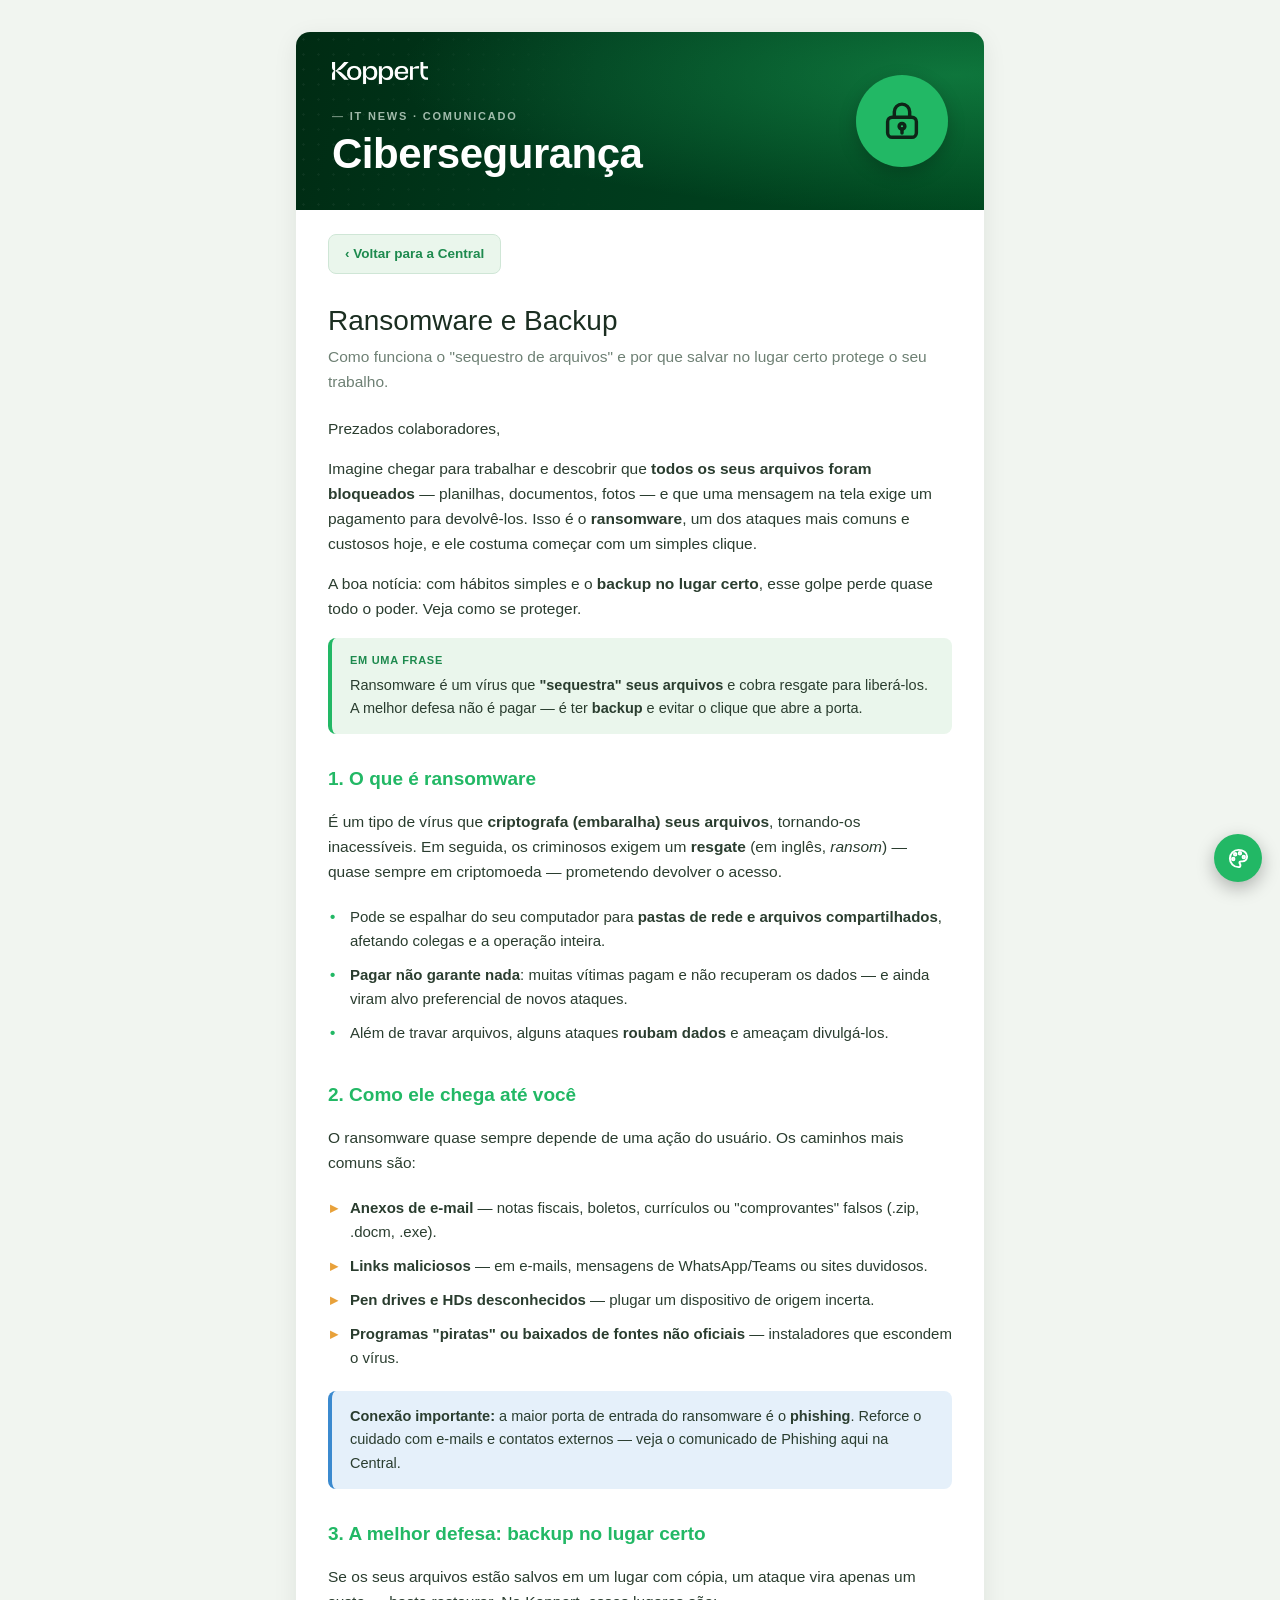
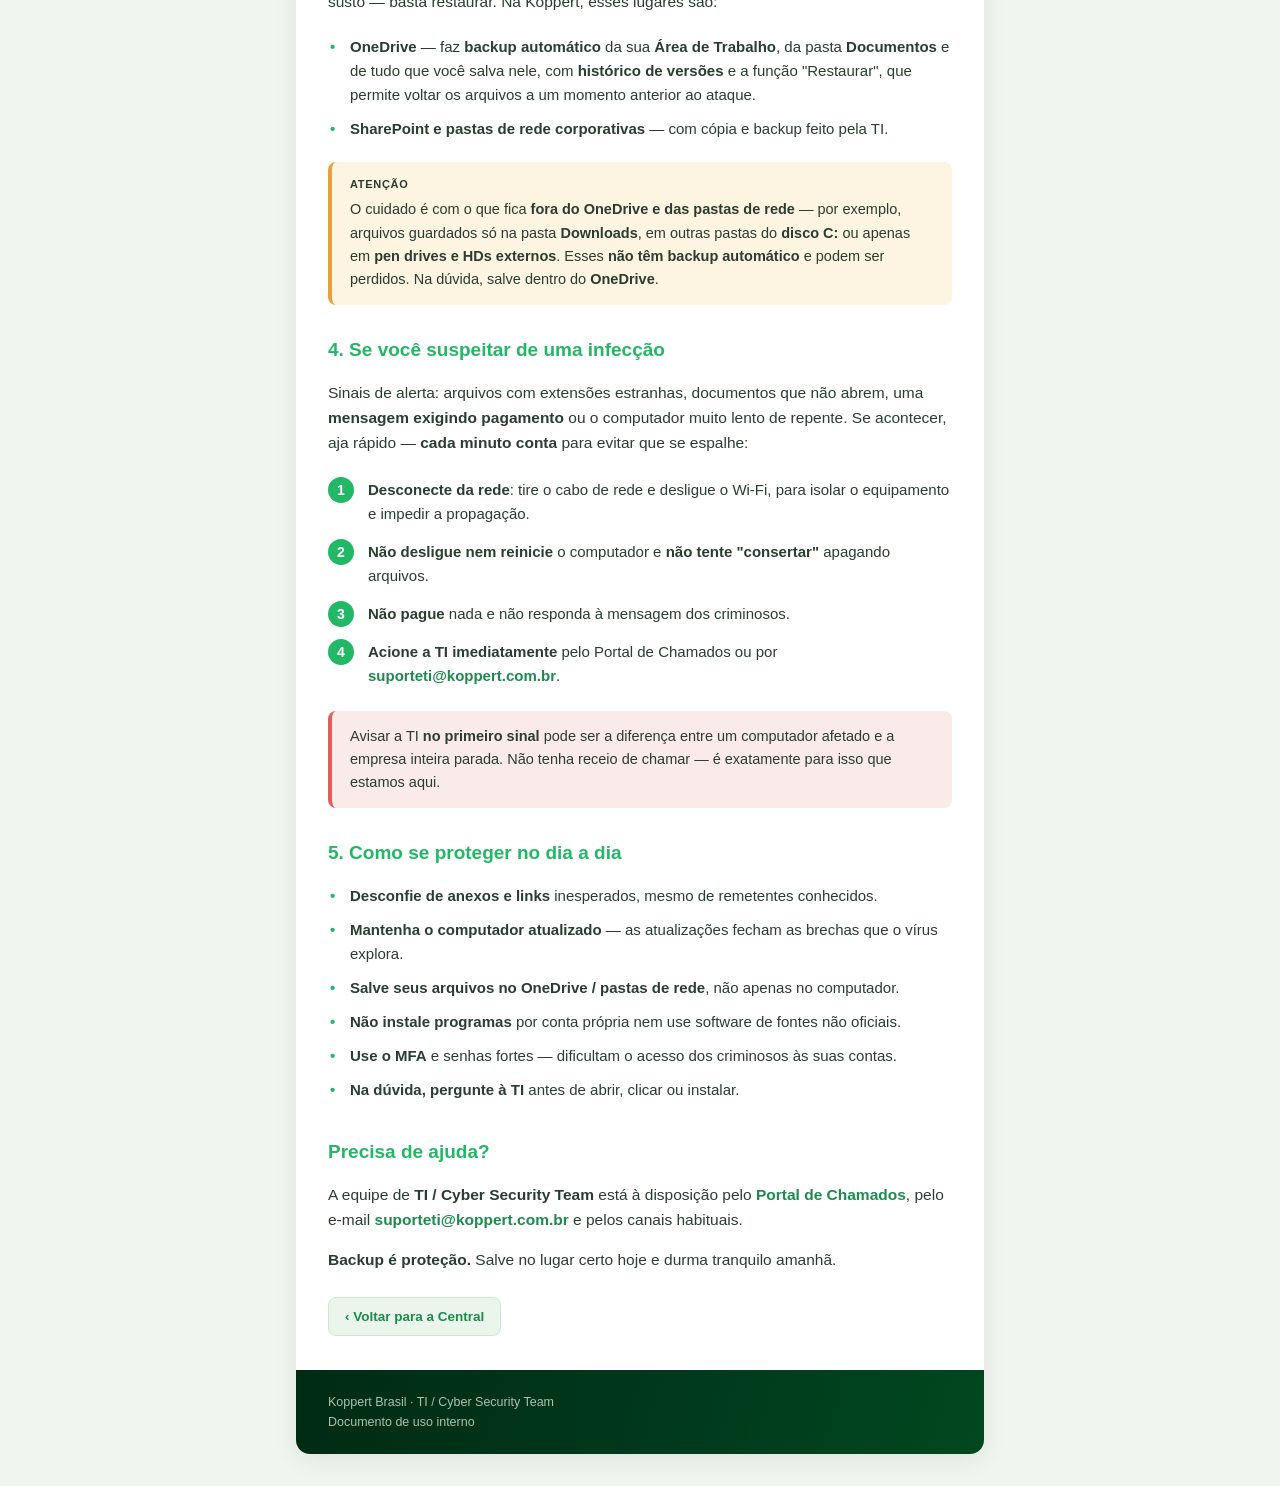
<file: ransomware/index.html>
<!DOCTYPE html>
<html lang="pt-BR">
<head>
<meta charset="UTF-8">
<meta name="viewport" content="width=device-width, initial-scale=1.0">
<title>Comunicado de TI — Ransomware e Backup | Koppert Brasil</title>
<script>/* aplica tema salvo antes do render (evita flash) */(function(){try{var e=document.documentElement,t=localStorage.getItem('kbr-theme'),a=localStorage.getItem('kbr-accent');if(t)e.setAttribute('data-theme',t);else if(window.matchMedia&&matchMedia('(prefers-color-scheme:dark)').matches)e.setAttribute('data-theme','dark');if(a)e.setAttribute('data-accent',a);}catch(e){}})();</script>
<link rel="stylesheet" href="../theme.css">
<style>
  :root{
    --verde:#22B865; --verde-esc:#1d8a4e; --verde-noite:#00391c;
    --tinta:#1b2e21; --texto:#2a3d2f; --fundo:#f1f5f0; --linha:#e3ece5;
  }
  *{box-sizing:border-box;}
  body{margin:0; background:var(--fundo); font-family:'Segoe UI',Arial,sans-serif; color:var(--texto); line-height:1.6;}
  .wrap{max-width:720px; margin:0 auto; padding:32px 16px;}
  .card{background:var(--surface); border-radius:14px; overflow:hidden; box-shadow:var(--card-shadow);}
  .banner img{display:block; width:100%; height:auto;}
  .doctitle{margin:30px 0 0; font-size:28px; font-weight:300; color:var(--tinta); line-height:1.2;}
  .docsub{margin:8px 0 0; font-size:15px; color:var(--text-soft);}
  .body{padding:24px 32px 8px;}
  .body p{font-size:15.5px;}
  h2{font-size:19px; color:var(--verde); margin:30px 0 10px;}
  ul{margin:8px 0; padding-left:0; list-style:none;}
  ul li{position:relative; padding:5px 0 5px 22px; font-size:15px;}
  ul li::before{content:"•"; position:absolute; left:2px; color:var(--verde); font-weight:bold;}
  ul.alert li::before{content:"▸"; color:#E8A13A;}
  ol.steps{margin:10px 0; padding:0; counter-reset:s; list-style:none;}
  ol.steps li{position:relative; padding:7px 0 7px 40px; font-size:15px; min-height:30px;}
  ol.steps li::before{counter-increment:s; content:counter(s); position:absolute; left:0; top:6px;
    width:26px; height:26px; background:var(--verde); color:#fff; font-weight:bold; font-size:14px;
    text-align:center; line-height:26px; border-radius:50%;}
  a{color:var(--verde-esc); font-weight:bold; text-decoration:none;}
  a:hover{text-decoration:underline;}
  .backbtn{display:inline-block; padding:8px 16px; background:var(--accent-soft); color:var(--verde-esc); border:1px solid var(--accent-soft-bd); border-radius:8px; font-size:13.5px; font-weight:bold; text-decoration:none;}
  .backbtn:hover{background:var(--accent-soft-h); text-decoration:none;}
  .callout{border-radius:8px; padding:14px 18px; margin:16px 0; font-size:14.5px;}
  .callout .lbl{font-size:11px; font-weight:bold; letter-spacing:.7px; text-transform:uppercase; margin-bottom:5px;}
  .c-verde{background:var(--accent-soft); border-left:4px solid var(--verde);} .c-verde .lbl{color:var(--verde-esc);}
  .c-azul{background:var(--co-blue-bg); border-left:4px solid #3B8ACF;}
  .c-laranja{background:var(--co-orange-bg); border-left:4px solid #E8A13A;}
  .c-vermelho{background:var(--co-red-bg); border-left:4px solid #e35d5d;}
  .footer{background:var(--footer-bg); padding:22px 32px; display:flex; justify-content:space-between; flex-wrap:wrap; gap:10px;}
  .footer div{font-size:12.5px; color:var(--footer-text);}
  .footer .r{text-align:right;}
  @media (max-width:560px){
    .body,.footer{padding-left:20px; padding-right:20px;}
    .doctitle{font-size:23px;}
    .footer{flex-direction:column;} .footer .r{text-align:left;}
  }
</style>
</head>
<body>
<div class="wrap">
  <div class="card">

    <div class="banner">
      <div class="masthead has-icon">
        <img class="mh-logo" src="../logo-koppert-white.png" alt="Koppert">
        <div class="mh-kicker">IT News · Comunicado</div>
        <div class="mh-title">Cibersegurança</div>
        <div class="mh-icon" aria-hidden="true">
          <svg viewBox="0 0 24 24"><rect x="4.5" y="10" width="15" height="10.5" rx="2.4"/><path d="M8 10V7.2a4 4 0 0 1 8 0V10"/><circle cx="12" cy="14.8" r="1.5"/><path d="M12 16.1v2.2"/></svg>
        </div>
      </div>
    </div>

    <div class="body">
      <a class="backbtn" href="../">&lsaquo; Voltar para a Central</a>
      <h1 class="doctitle">Ransomware e Backup</h1>
      <p class="docsub">Como funciona o "sequestro de arquivos" e por que salvar no lugar certo protege o seu trabalho.</p>
      <p style="margin-top:22px;">Prezados colaboradores,</p>
      <p>Imagine chegar para trabalhar e descobrir que <strong>todos os seus arquivos foram bloqueados</strong> — planilhas, documentos, fotos — e que uma mensagem na tela exige um pagamento para devolvê-los. Isso é o <strong>ransomware</strong>, um dos ataques mais comuns e custosos hoje, e ele costuma começar com um simples clique.</p>
      <p>A boa notícia: com hábitos simples e o <strong>backup no lugar certo</strong>, esse golpe perde quase todo o poder. Veja como se proteger.</p>

      <div class="callout c-verde">
        <div class="lbl">Em uma frase</div>
        Ransomware é um vírus que <strong>"sequestra" seus arquivos</strong> e cobra resgate para liberá-los. A melhor defesa não é pagar — é ter <strong>backup</strong> e evitar o clique que abre a porta.
      </div>

      <h2>1. O que é ransomware</h2>
      <p>É um tipo de vírus que <strong>criptografa (embaralha) seus arquivos</strong>, tornando-os inacessíveis. Em seguida, os criminosos exigem um <strong>resgate</strong> (em inglês, <em>ransom</em>) — quase sempre em criptomoeda — prometendo devolver o acesso.</p>
      <ul>
        <li>Pode se espalhar do seu computador para <strong>pastas de rede e arquivos compartilhados</strong>, afetando colegas e a operação inteira.</li>
        <li><strong>Pagar não garante nada</strong>: muitas vítimas pagam e não recuperam os dados — e ainda viram alvo preferencial de novos ataques.</li>
        <li>Além de travar arquivos, alguns ataques <strong>roubam dados</strong> e ameaçam divulgá-los.</li>
      </ul>

      <h2>2. Como ele chega até você</h2>
      <p>O ransomware quase sempre depende de uma ação do usuário. Os caminhos mais comuns são:</p>
      <ul class="alert">
        <li><strong>Anexos de e-mail</strong> — notas fiscais, boletos, currículos ou "comprovantes" falsos (.zip, .docm, .exe).</li>
        <li><strong>Links maliciosos</strong> — em e-mails, mensagens de WhatsApp/Teams ou sites duvidosos.</li>
        <li><strong>Pen drives e HDs desconhecidos</strong> — plugar um dispositivo de origem incerta.</li>
        <li><strong>Programas "piratas" ou baixados de fontes não oficiais</strong> — instaladores que escondem o vírus.</li>
      </ul>
      <div class="callout c-azul">
        <strong>Conexão importante:</strong> a maior porta de entrada do ransomware é o <strong>phishing</strong>. Reforce o cuidado com e-mails e contatos externos — veja o comunicado de Phishing aqui na Central.
      </div>

      <h2>3. A melhor defesa: backup no lugar certo</h2>
      <p>Se os seus arquivos estão salvos em um lugar com cópia, um ataque vira apenas um susto — basta restaurar. Na Koppert, esses lugares são:</p>
      <ul>
        <li><strong>OneDrive</strong> — faz <strong>backup automático</strong> da sua <strong>Área de Trabalho</strong>, da pasta <strong>Documentos</strong> e de tudo que você salva nele, com <strong>histórico de versões</strong> e a função "Restaurar", que permite voltar os arquivos a um momento anterior ao ataque.</li>
        <li><strong>SharePoint e pastas de rede corporativas</strong> — com cópia e backup feito pela TI.</li>
      </ul>
      <div class="callout c-laranja">
        <div class="lbl">Atenção</div>
        O cuidado é com o que fica <strong>fora do OneDrive e das pastas de rede</strong> — por exemplo, arquivos guardados só na pasta <strong>Downloads</strong>, em outras pastas do <strong>disco C:</strong> ou apenas em <strong>pen drives e HDs externos</strong>. Esses <strong>não têm backup automático</strong> e podem ser perdidos. Na dúvida, salve dentro do <strong>OneDrive</strong>.
      </div>

      <h2>4. Se você suspeitar de uma infecção</h2>
      <p>Sinais de alerta: arquivos com extensões estranhas, documentos que não abrem, uma <strong>mensagem exigindo pagamento</strong> ou o computador muito lento de repente. Se acontecer, aja rápido — <strong>cada minuto conta</strong> para evitar que se espalhe:</p>
      <ol class="steps">
        <li><strong>Desconecte da rede</strong>: tire o cabo de rede e desligue o Wi-Fi, para isolar o equipamento e impedir a propagação.</li>
        <li><strong>Não desligue nem reinicie</strong> o computador e <strong>não tente "consertar"</strong> apagando arquivos.</li>
        <li><strong>Não pague</strong> nada e não responda à mensagem dos criminosos.</li>
        <li><strong>Acione a TI imediatamente</strong> pelo Portal de Chamados ou por <a href="mailto:suporteti@koppert.com.br">suporteti@koppert.com.br</a>.</li>
      </ol>
      <div class="callout c-vermelho">
        Avisar a TI <strong>no primeiro sinal</strong> pode ser a diferença entre um computador afetado e a empresa inteira parada. Não tenha receio de chamar — é exatamente para isso que estamos aqui.
      </div>

      <h2>5. Como se proteger no dia a dia</h2>
      <ul>
        <li><strong>Desconfie de anexos e links</strong> inesperados, mesmo de remetentes conhecidos.</li>
        <li><strong>Mantenha o computador atualizado</strong> — as atualizações fecham as brechas que o vírus explora.</li>
        <li><strong>Salve seus arquivos no OneDrive / pastas de rede</strong>, não apenas no computador.</li>
        <li><strong>Não instale programas</strong> por conta própria nem use software de fontes não oficiais.</li>
        <li><strong>Use o MFA</strong> e senhas fortes — dificultam o acesso dos criminosos às suas contas.</li>
        <li><strong>Na dúvida, pergunte à TI</strong> antes de abrir, clicar ou instalar.</li>
      </ul>

      <h2>Precisa de ajuda?</h2>
      <p>A equipe de <strong>TI / Cyber Security Team</strong> está à disposição pelo <a href="https://helpdesk.koppert.com/support/home">Portal de Chamados</a>, pelo e-mail <a href="mailto:suporteti@koppert.com.br">suporteti@koppert.com.br</a> e pelos canais habituais.</p>
      <p style="margin-bottom:24px;"><strong>Backup é proteção.</strong> Salve no lugar certo hoje e durma tranquilo amanhã.</p>
      <p style="margin:8px 0 26px;"><a class="backbtn" href="../">&lsaquo; Voltar para a Central</a></p>
    </div>

    <div class="footer">
      <div>Koppert Brasil · TI / Cyber Security Team<br>Documento de uso interno</div>
    </div>

  </div>
</div>
<script src="../theme.js" defer></script>
</body>
</html>
</file>
<file: theme.css>
/* =========================================================================
   Central de Comunicados — Sistema de Tema (claro/escuro + 6 cores)
   Compartilhado por todas as páginas (index + comunicados).
   - Tema:  html[data-theme="light" | "dark"]
   - Cor :  html[data-accent="verde" | "azul" | "teal" | "roxo" | "laranja" | "vermelho"]
   Os valores são aplicados via variáveis CSS; o controle fica no botão
   flutuante injetado por theme.js. A escolha é salva em localStorage.
   ========================================================================= */

/* ===== Tokens base (tema claro · cor verde padrão) ===== */
:root{
  /* superfícies — variam com claro/escuro */
  --fundo:#eef1ef;
  --surface:#ffffff;
  --surface-2:#f5f8f6;
  --texto:#2a3d2f;
  --text-soft:#6e8074;
  --tinta:#1b2e21;
  --linha:#e3ece5;
  --footer-bg:linear-gradient(105deg, var(--side-3) 0%, var(--side-2) 55%, var(--side-1) 100%);
  --footer-text:#a9c2b2;
  --card-shadow:0 6px 24px rgba(0,40,20,.08);
  --item-glow:0 4px 16px rgba(34,184,101,.14);

  /* cor de destaque (accent) — sobrescrita por [data-accent] */
  --verde:#22B865;          /* accent vivo: ícones, títulos de seção, marcadores */
  --verde-esc:#1d8a4e;      /* accent forte: links e textos pequenos */
  --accent-bright:#2fd47a;  /* hover de elementos accent */
  --accent-soft:#EAF6EC;    /* fundo suave de tags / botões / callout-marca */
  --accent-soft-h:#dcefe2;  /* hover do fundo suave */
  --accent-soft-bd:#cfe6d6; /* borda do fundo suave */

  /* sidebar (sempre escura) — degradê varia com o accent */
  --side-1:#00481f; --side-2:#00391c; --side-3:#002b13;

  /* callouts semânticos (mantêm o significado independente do accent) */
  --co-blue-bg:#E5F0FA; --co-orange-bg:#FDF4E2; --co-red-bg:#FBEAEA;
}

/* ===== Cores de destaque ===== */
html[data-accent="azul"]{
  --verde:#2F86D6; --verde-esc:#1f6fb5; --accent-bright:#4f9fe6;
  --accent-soft:#E8F1FB; --accent-soft-h:#d7e8f8; --accent-soft-bd:#c5dcf0;
  --side-1:#073a63; --side-2:#06304f; --side-3:#04233b;
  --item-glow:0 4px 16px rgba(47,134,214,.16);
}
html[data-accent="teal"]{
  --verde:#16B3A6; --verde-esc:#0e8c82; --accent-bright:#2ad0c2;
  --accent-soft:#E3F6F4; --accent-soft-h:#cdeeea; --accent-soft-bd:#bfe6e1;
  --side-1:#064b45; --side-2:#053b37; --side-3:#042c29;
  --item-glow:0 4px 16px rgba(22,179,166,.16);
}
html[data-accent="roxo"]{
  --verde:#8257E5; --verde-esc:#6b46c9; --accent-bright:#9d78f0;
  --accent-soft:#EFEAFB; --accent-soft-h:#e1d8f6; --accent-soft-bd:#d6c9f2;
  --side-1:#34215e; --side-2:#2a1a4e; --side-3:#1f133b;
  --item-glow:0 4px 16px rgba(130,87,229,.18);
}
html[data-accent="laranja"]{
  --verde:#F08A24; --verde-esc:#c96f12; --accent-bright:#ff9f3f;
  --accent-soft:#FDF1E2; --accent-soft-h:#fae3c8; --accent-soft-bd:#f5d6b0;
  --side-1:#5e3408; --side-2:#4d2a05; --side-3:#3a2004;
  --item-glow:0 4px 16px rgba(240,138,36,.18);
}
html[data-accent="vermelho"]{
  --verde:#E24D4D; --verde-esc:#c43b3b; --accent-bright:#f06a6a;
  --accent-soft:#FCEAEA; --accent-soft-h:#f8d8d8; --accent-soft-bd:#f2c6c6;
  --side-1:#5e1717; --side-2:#4d1212; --side-3:#3a0d0d;
  --item-glow:0 4px 16px rgba(226,77,77,.18);
}

/* ===== Tema escuro ===== */
/* (declarado depois dos accents: --verde-esc passa a usar o accent vivo,
    que tem melhor contraste sobre superfícies escuras) */
html[data-theme="dark"]{
  --fundo:#0e1311;
  --surface:#161d19;
  --surface-2:#1d2723;
  --texto:#cdd8d0;
  --text-soft:#8ea096;
  --tinta:#e9f1ec;
  --linha:#26312b;
  --card-shadow:0 6px 24px rgba(0,0,0,.45);
  --item-glow:0 6px 20px rgba(0,0,0,.5);

  --verde-esc:var(--verde);        /* links/realces mais claros no escuro */
  --accent-soft:rgba(255,255,255,.06);
  --accent-soft-h:rgba(255,255,255,.12);
  --accent-soft-bd:rgba(255,255,255,.16);

  --co-blue-bg:rgba(59,138,207,.16);
  --co-orange-bg:rgba(232,161,58,.16);
  --co-red-bg:rgba(227,93,93,.18);
}

/* ===== Transição suave ao trocar de tema ===== */
body,.card,.item,.footer,.callout,.backbtn,.sidebar,.cal-panel a,.nav a,.tag{
  transition:background-color .25s ease, color .25s ease, border-color .25s ease, box-shadow .25s ease;
}
@media (prefers-reduced-motion:reduce){
  body,.card,.item,.footer,.callout,.backbtn,.sidebar,.cal-panel a,.nav a,.tag{transition:none;}
}

/* =========================================================================
   Header (masthead) em HTML — compartilhado pela Central e pelos comunicados.
   Acompanha tema e cor de destaque (mesmo degradê da sidebar).
   ========================================================================= */
.banner{position:relative; overflow:hidden;}
.masthead{
  position:relative; overflow:hidden; padding:30px 36px 34px; min-height:172px;
  background:linear-gradient(105deg, var(--side-3) 0%, var(--side-2) 42%, var(--side-1) 100%);
}
.masthead.has-icon{padding-right:150px;}
.masthead::before{ /* textura de pontos, esmaece para a direita */
  content:""; position:absolute; inset:0; z-index:0; pointer-events:none; opacity:.7;
  background-image:radial-gradient(rgba(255,255,255,.07) 1px, transparent 1.4px);
  background-size:15px 15px;
  -webkit-mask-image:linear-gradient(90deg,#000 0%,transparent 50%);
          mask-image:linear-gradient(90deg,#000 0%,transparent 50%);
}
.masthead::after{ /* brilho na cor de destaque, à direita */
  content:""; position:absolute; inset:0; z-index:0; pointer-events:none;
  background:radial-gradient(135% 130% at 96% 24%, color-mix(in srgb, var(--verde) 42%, transparent), transparent 60%);
}
.masthead > *{position:relative; z-index:1;}
.masthead .mh-logo{display:block; width:96px; height:auto;}
.mh-kicker{margin:24px 0 0; font-size:11px; font-weight:bold; letter-spacing:1.8px;
  text-transform:uppercase; color:rgba(223,240,228,.72);}
.mh-kicker::before{content:"—  "; color:rgba(223,240,228,.5);}
.mh-title{margin:7px 0 0; font-size:clamp(27px,4.6vw,42px); font-weight:700;
  line-height:1.04; letter-spacing:-.5px; color:#fff;}
.mh-icon{position:absolute; top:50%; right:36px; transform:translateY(-50%); z-index:1;
  width:92px; height:92px; border-radius:50%; background:var(--verde);
  display:flex; align-items:center; justify-content:center; box-shadow:0 6px 18px rgba(0,0,0,.22);}
.mh-icon svg{width:46px; height:46px; stroke:#0e2417; stroke-width:1.8; fill:none;
  stroke-linecap:round; stroke-linejoin:round;}
@media (max-width:560px){
  .masthead{padding:22px 20px 26px; min-height:138px;}
  .masthead.has-icon{padding-right:92px;}
  .masthead .mh-logo{width:84px;}
  .mh-icon{width:60px; height:60px; right:18px;}
  .mh-icon svg{width:31px; height:31px;}
}

/* =========================================================================
   Botão flutuante + popover (injetados por theme.js)
   ========================================================================= */
.kbr-theme{position:fixed; right:18px; bottom:18px; z-index:80; font-family:'Segoe UI',Arial,sans-serif;}

.kbr-fab{
  width:48px; height:48px; border-radius:50%; border:none; cursor:pointer;
  background:var(--verde); color:#fff; display:flex; align-items:center; justify-content:center;
  box-shadow:0 6px 18px rgba(0,0,0,.28); transition:transform .15s ease, background-color .25s ease;
}
.kbr-fab:hover{transform:translateY(-2px) scale(1.04);}
.kbr-fab svg{width:23px; height:23px; stroke:#fff; stroke-width:2; fill:none; stroke-linecap:round; stroke-linejoin:round;}

.kbr-pop{
  position:absolute; right:0; bottom:60px; width:220px;
  background:var(--surface); color:var(--texto); border:1px solid var(--linha);
  border-radius:14px; padding:16px; box-shadow:0 12px 34px rgba(0,0,0,.30);
  transform-origin:bottom right; transition:opacity .16s ease, transform .16s ease;
}
.kbr-pop[hidden]{display:none;}
.kbr-pop.closing{opacity:0; transform:scale(.94); pointer-events:none;}

.kbr-label{font-size:10.5px; font-weight:bold; letter-spacing:1px; text-transform:uppercase;
  color:var(--text-soft); margin:0 0 8px;}

.kbr-modes{display:flex; gap:8px; margin-bottom:16px;}
.kbr-mode{
  flex:1; display:flex; align-items:center; justify-content:center; gap:6px;
  padding:9px 6px; border:1px solid var(--linha); border-radius:9px; cursor:pointer;
  background:transparent; color:var(--texto); font-size:13px; font-weight:600;
  transition:border-color .15s, background-color .15s;
}
.kbr-mode:hover{border-color:var(--verde);}
.kbr-mode.active{border-color:var(--verde); background:var(--accent-soft); color:var(--verde-esc);}
.kbr-mode svg{width:16px; height:16px; stroke:currentColor; stroke-width:2; fill:none; stroke-linecap:round; stroke-linejoin:round;}

.kbr-swatches{display:grid; grid-template-columns:repeat(6,1fr); gap:8px;}
.kbr-sw{
  width:100%; aspect-ratio:1/1; border-radius:50%; cursor:pointer; padding:0;
  background:var(--sw); border:2px solid transparent; outline:2px solid transparent;
  transition:transform .12s ease, outline-color .12s ease;
}
.kbr-sw:hover{transform:scale(1.12);}
.kbr-sw.active{outline-color:var(--sw); border-color:var(--surface);}

@media (max-width:560px){
  .kbr-theme{right:14px; bottom:14px;}
  .kbr-fab{width:44px; height:44px;}
}
</file>
